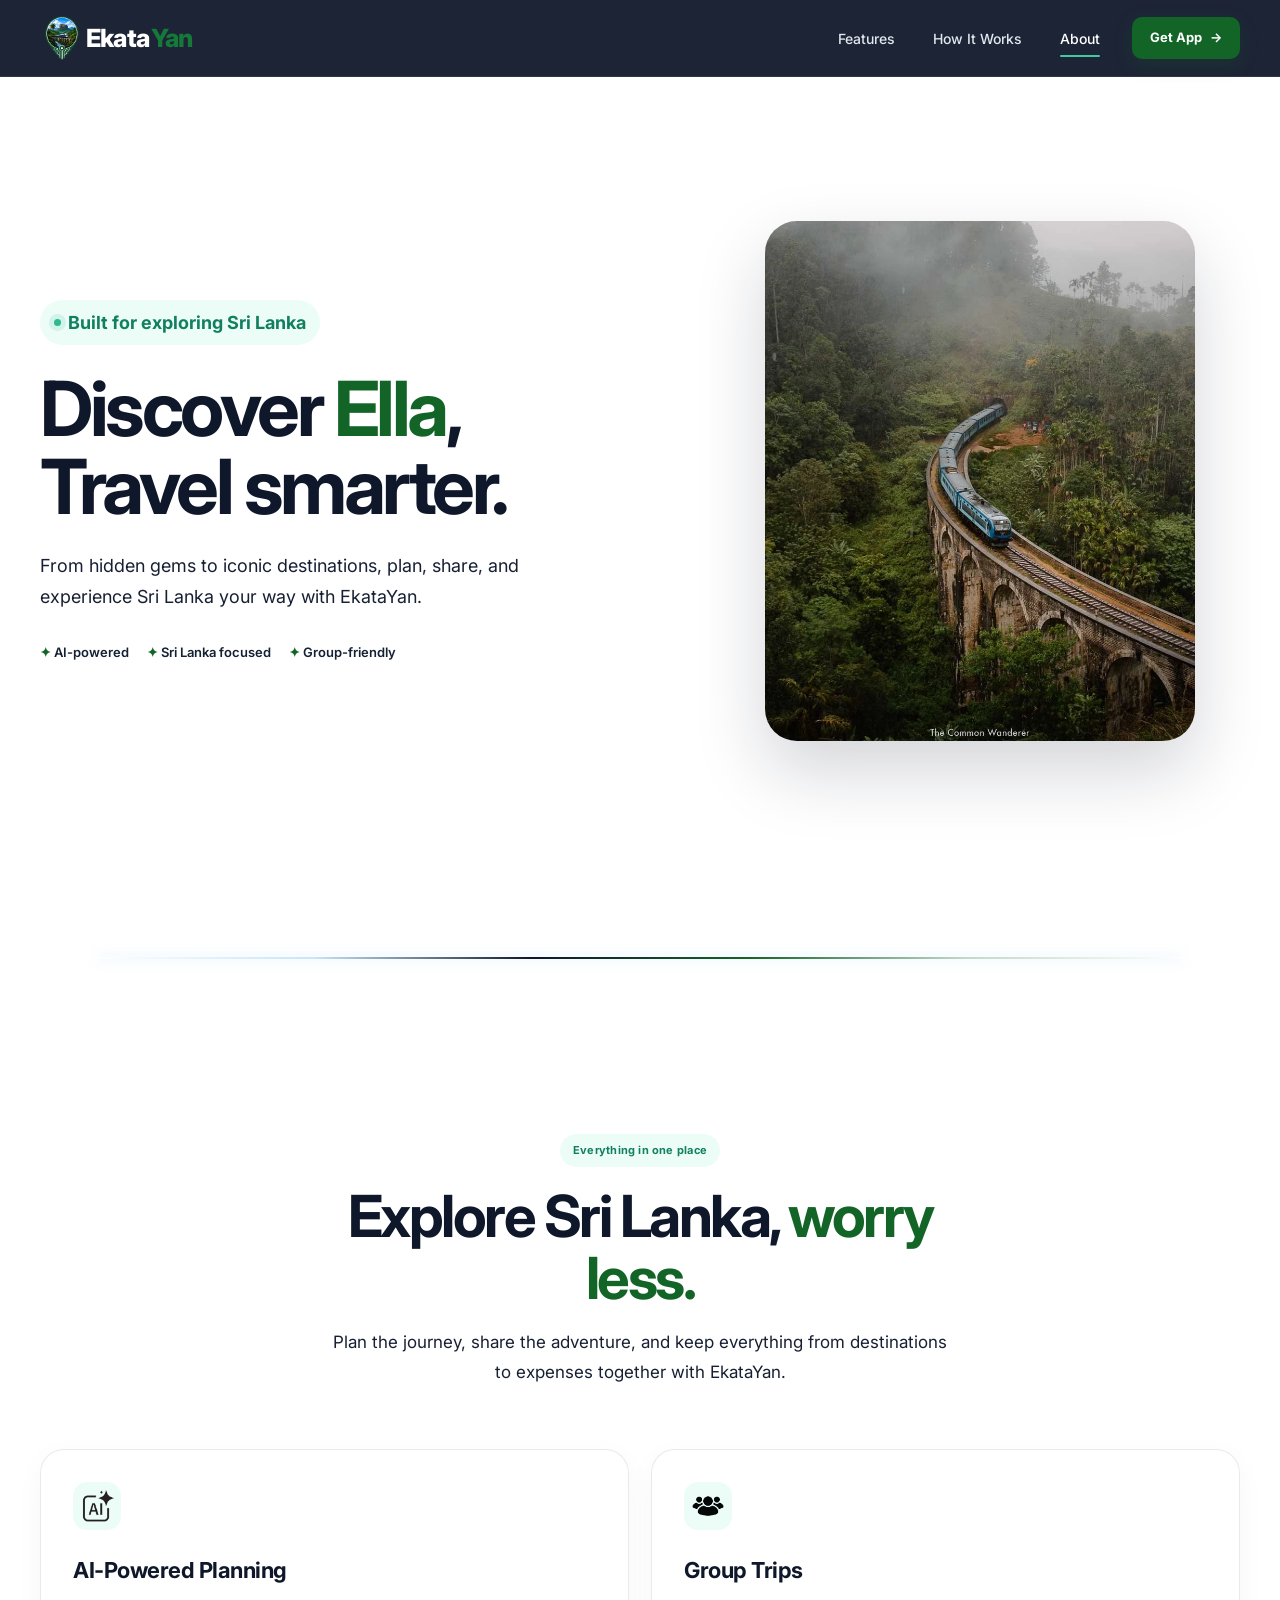
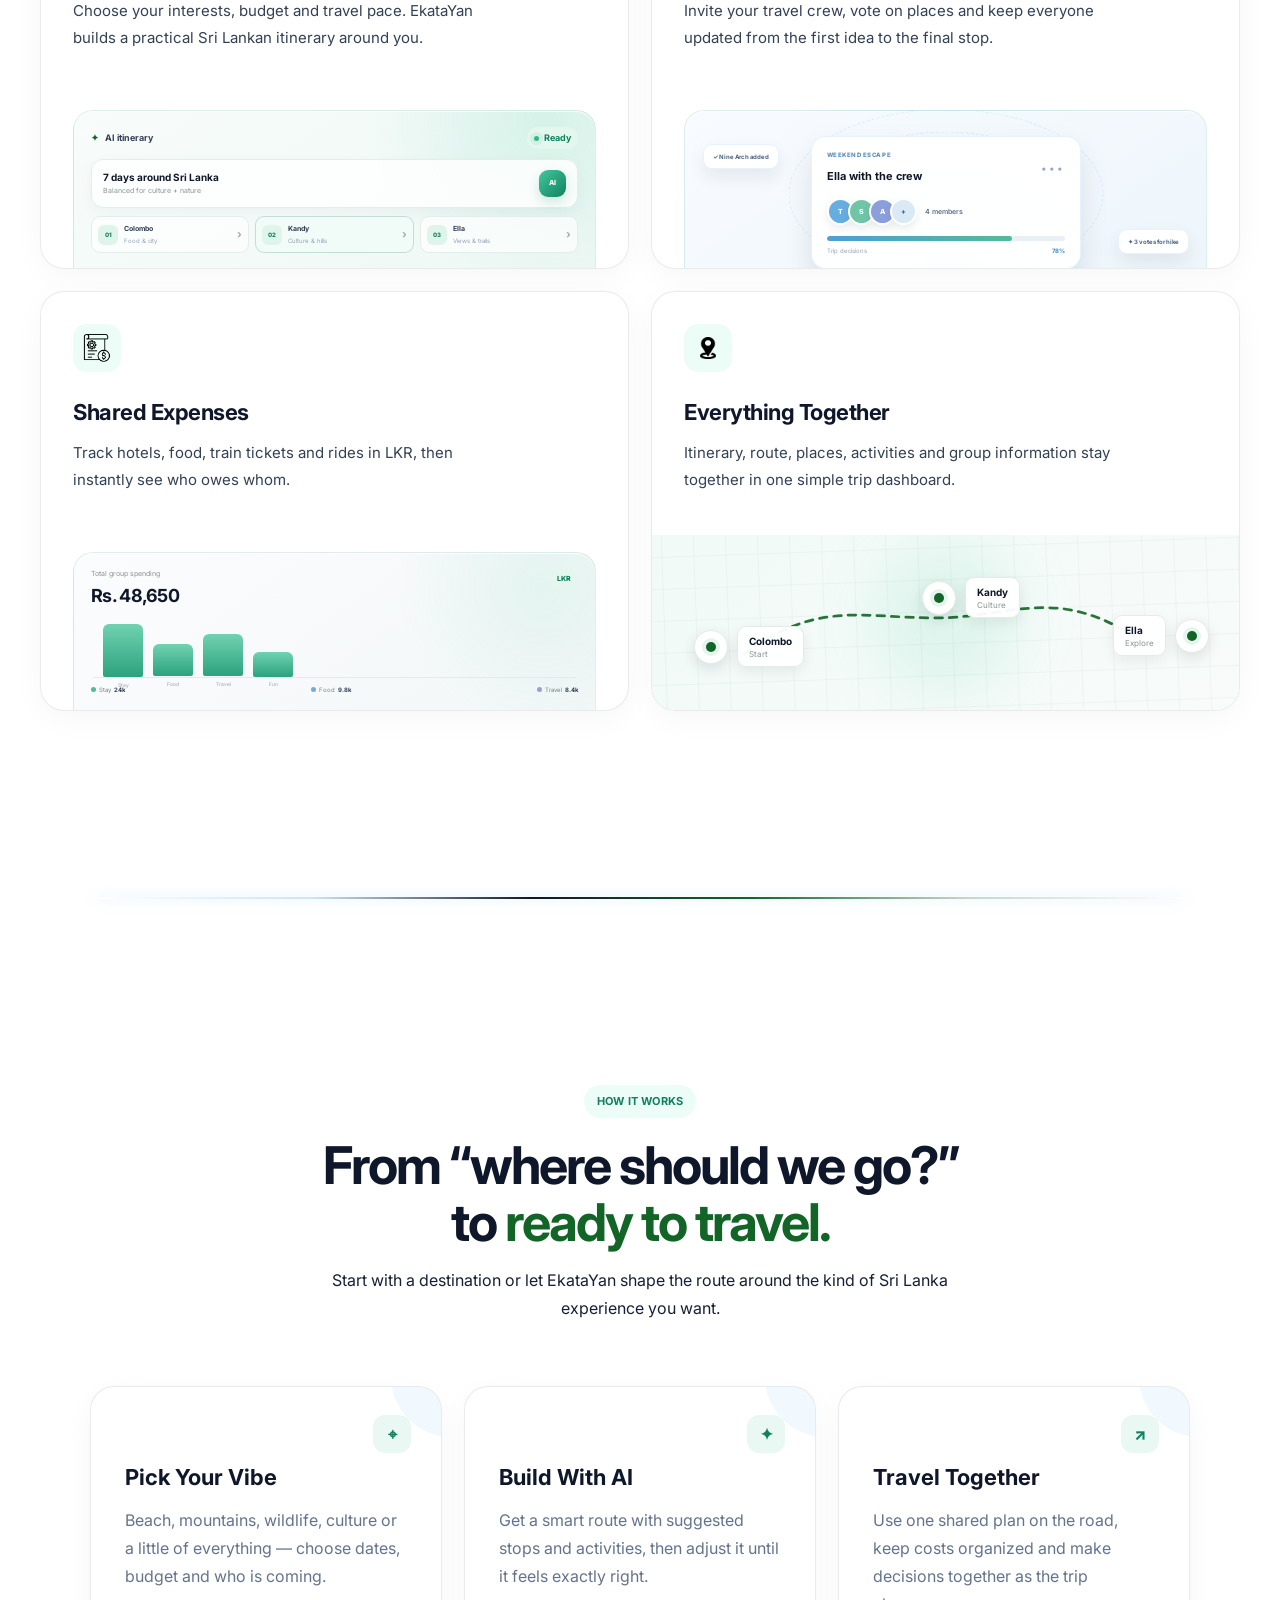
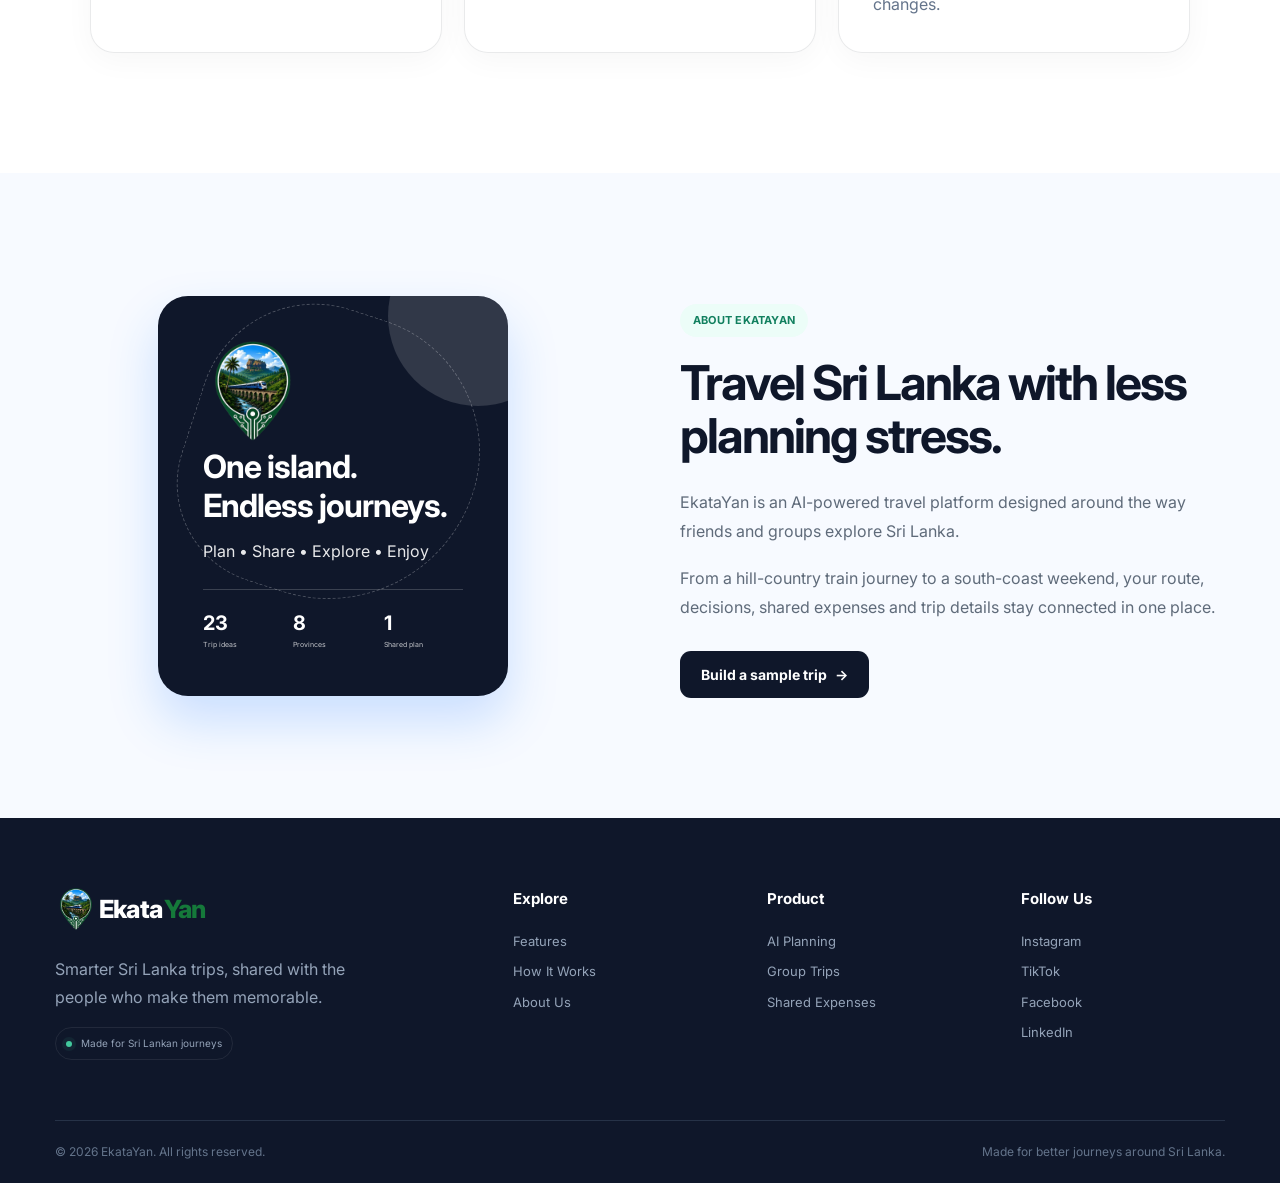
<file: index.html>
<!DOCTYPE html>
<html lang="en">
<head>
    <meta charset="UTF-8">
    <meta name="viewport" content="width=device-width, initial-scale=1.0">
    <meta name="description" content="EkataYan is an AI-powered Sri Lankan travel platform for smarter trip planning, group travel and shared expenses.">
    <meta name="theme-color" content="#0f172a">
    <title>EkataYan | Explore Sri Lanka smarter</title>

    <link rel="icon" type="image/png" href="pics/logo3.png">
    <link rel="preconnect" href="https://fonts.googleapis.com">
    <link rel="preconnect" href="https://fonts.gstatic.com" crossorigin>
    <link href="https://fonts.googleapis.com/css2?family=Inter:wght@400;500;600;700;800&display=swap" rel="stylesheet">
    <link rel="stylesheet" href="style.css">
</head>
<body>
    <div class="page-progress" aria-hidden="true"><span id="pageProgress"></span></div>

    <!-- NAVIGATION -->
    <header class="navbar" id="top">
        <div class="nav-container">
            <a href="#top" class="logo" aria-label="EkataYan home">
                <img src="pics/logo3.png" alt="" width="44" height="44">
                Ekata<span>Yan</span>
            </a>

            <button class="menu-toggle" id="menuToggle" aria-label="Open navigation" aria-expanded="false" aria-controls="mainNav">
                <span></span><span></span><span></span>
            </button>

            <nav class="nav-links" id="mainNav" aria-label="Main navigation">
                <a href="#features">Features</a>
                <a href="#how-it-works">How It Works</a>
                <a href="#about">About</a>
            </nav>

            <button class="getapp-btn" id="getAppBtn" type="button">Get App <span aria-hidden="true">→</span></button>
        </div>
    </header>

    <main>
        <!-- HERO -->
        <section class="hero reveal-section">
            <div class="hero-content">
                <div class="hero-badge">
                    <span class="live-dot" aria-hidden="true"></span>
                    Built for exploring Sri Lanka
                </div>

                <h1>
                    Discover <span id="rotatingPlace">Ella</span>,<br>
                    Travel smarter.
                </h1>

                <p>
                    From hidden gems to iconic destinations, plan, share, and experience Sri Lanka your way with EkataYan.
                </p>
<!-- 
                <form class="trip-finder" id="tripFinder">
                    <div class="finder-field">
                        <label for="destination">Where to?</label>
                        <div class="select-wrapper">
                            <select class="travel-select">
                                <option>Select destination</option>
                                <option>Ella</option>
                                <option>Sigiriya</option>
                                <option>Mirissa</option>
                                <option>Kandy</option>
                            </select>
                        </div>
                    </div>
                    <div class="finder-field">
                        <label for="tripDays">Trip length</label>
                        <select id="tripDays" name="tripDays">
                            <option value="2">2 days</option>
                            <option value="3" selected>3 days</option>
                            <option value="5">5 days</option>
                            <option value="7">7 days</option>
                        </select>
                    </div>
                    <button class="finder-btn" type="submit">Plan my trip <span>→</span></button>
                </form> -->

                <div class="hero-trust" aria-label="EkataYan benefits">
                    <span>✦ AI-powered</span>
                    <span>✦ Sri Lanka focused</span>
                    <span>✦ Group-friendly</span>
                    
                </div>
            </div>

            <div class="travel-slider">
    <img src="pics/ella.png" class="travel-slide active" alt="Ella">
    <img src="pics/sigiriya.jfif" class="travel-slide" alt="Sigiriya">
    <img src="pics/mirissa.jpeg" class="travel-slide" alt="Mirissa">
    <img src="pics/kandy2.jfif" class="travel-slide" alt="Kandy">
    <img src="pics/jaffna.jpg" class="travel-slide" alt="jaffna">
    <img src="pics/galle.jpg" class="travel-slide" alt="galle">
    <img src="pics/trincomalee.jfif" class="travel-slide" alt="trincomalee">
</div>
        </section>

        <div class="section-divider" aria-hidden="true"></div>

        <hr>
        <!-- FEATURES -->
        <section class="features-section reveal-section" id="features">
            <div class="section-heading">
                <div class="section-badge">Everything in one place</div>
                <h2>Explore Sri Lanka, <span>worry less.</span></h2>
                <p>
                    Plan the journey, share the adventure, and keep everything from destinations to expenses together with EkataYan.
                </p>
            </div>

            <div class="features-grid">
                <article class="feature-card interactive-card" tabindex="0">
                    <div class="feature-icon"><img src="pics/ai.png" alt="" width="35" height="35"></div>
                    <h3>AI-Powered Planning</h3>
                    <p>Choose your interests, budget and travel pace. EkataYan builds a practical Sri Lankan itinerary around you.</p>

                    <div class="feature-preview ai-preview" aria-hidden="true">
                        <div class="ai-topbar"><span class="preview-label"><span class="sparkle">✦</span> AI itinerary</span><span class="ai-status"><i></i> Ready</span></div>
                        <div class="ai-trip-head"><div><strong>7 days around Sri Lanka</strong><small>Balanced for culture + nature</small></div><span class="ai-avatar">AI</span></div>
                        <div class="ai-itinerary">
                            <div class="ai-day"><span class="day-dot">01</span><div><strong>Colombo</strong><small>Food &amp; city</small></div><b>›</b></div>
                            <div class="ai-day active"><span class="day-dot">02</span><div><strong>Kandy</strong><small>Culture &amp; hills</small></div><b>›</b></div>
                            <div class="ai-day"><span class="day-dot">03</span><div><strong>Ella</strong><small>Views &amp; trails</small></div><b>›</b></div>
                        </div>
                    </div>
                </article>

                <article class="feature-card interactive-card" tabindex="0">
                    <div class="feature-icon"><img src="pics/group.png" alt="" width="40" height="40"></div>
                    <h3>Group Trips</h3>
                    <p>Invite your travel crew, vote on places and keep everyone updated from the first idea to the final stop.</p>

                    <div class="feature-preview group-preview" aria-hidden="true">
                        <div class="group-orbit orbit-one"></div><div class="group-orbit orbit-two"></div>
                        <div class="group-trip-card">
                            <div class="group-card-head"><div><span>WEEKEND ESCAPE</span><strong>Ella with the crew</strong></div><div class="group-more">•••</div></div>
                            <div class="group-members"><div class="group-person p1">T</div><div class="group-person p2">S</div><div class="group-person p3">A</div><div class="group-person p4">+</div><span>4 members</span></div>
                            <div class="group-progress"><div><span></span></div><small>Trip decisions <b>78%</b></small></div>
                        </div>
                        <div class="group-bubble bubble-one">✓ Nine Arch added</div><div class="group-bubble bubble-two">✦ 3 votes for hike</div>
                    </div>
                </article>

                <article class="feature-card interactive-card" tabindex="0">
                    <div class="feature-icon"><img src="pics/expense.png" alt="" width="30" height="30"></div>
                    <h3>Shared Expenses</h3>
                    <p>Track hotels, food, train tickets and rides in LKR, then instantly see who owes whom.</p>

                    <div class="feature-preview expense-preview" aria-hidden="true">
                        <div class="expense-summary"><div><span>Total group spending</span><strong>Rs. 48,650</strong></div><div class="expense-trend">LKR</div></div>
                        <div class="expense-chart"><div class="bar bar-one"><span>Stay</span></div><div class="bar bar-two"><span>Food</span></div><div class="bar bar-three"><span>Travel</span></div><div class="bar bar-four"><span>Fun</span></div></div>
                        <div class="expense-bottom"><div><i class="expense-dot hotel"></i>Stay <b>24k</b></div><div><i class="expense-dot food"></i>Food <b>9.8k</b></div><div><i class="expense-dot travel"></i>Travel <b>8.4k</b></div></div>
                    </div>
                </article>

                <article class="feature-card interactive-card" tabindex="0">
                    <div class="feature-icon"><img src="pics/map.png" alt="" width="22" height="22"></div>
                    <h3>Everything Together</h3>
                    <p>Itinerary, route, places, activities and group information stay together in one simple trip dashboard.</p>

                    <div class="map-preview" aria-hidden="true">
                        <div class="map-glow"></div><div class="map-grid"></div>
                        <svg class="travel-route" viewBox="0 0 520 160" preserveAspectRatio="none"><path d="M 65 115 C 135 55, 180 75, 250 75 C 325 75, 370 35, 455 105"></path></svg>
                        <div class="destination destination-colombo"><div class="pin"><span></span></div><div class="destination-label"><strong>Colombo</strong><small>Start</small></div></div>
                        <div class="destination destination-kandy"><div class="pin"><span></span></div><div class="destination-label"><strong>Kandy</strong><small>Culture</small></div></div>
                        <div class="destination destination-ella"><div class="pin"><span></span></div><div class="destination-label"><strong>Ella</strong><small>Explore</small></div></div>
                    </div>
                </article>
            </div>
        </section>

        <div class="section-divider" aria-hidden="true"></div>
<hr>
        <!-- HOW IT WORKS -->
        <section class="how-it-works reveal-section" id="how-it-works">
            <div class="section-header">
                <p class="section-label">HOW IT WORKS</p>
                <h2>From “where should we go?” to <span>ready to travel.</span></h2>
                <p>Start with a destination or let EkataYan shape the route around the kind of Sri Lanka experience you want.</p>
            </div>

            <div class="steps">
                <article class="step">
                    <div class="step-number"></div>
                    <div class="step-mini-icon">⌖</div>
                    <h3>Pick Your Vibe</h3>
                    <p>Beach, mountains, wildlife, culture or a little of everything — choose dates, budget and who is coming.</p>
                </article>
                <article class="step">
                    <div class="step-number"></div>
                    <div class="step-mini-icon">✦</div>
                    <h3>Build With AI</h3>
                    <p>Get a smart route with suggested stops and activities, then adjust it until it feels exactly right.</p>
                </article>
                <article class="step">
                    <div class="step-number"></div>
                    <div class="step-mini-icon">↗</div>
                    <h3>Travel Together</h3>
                    <p>Use one shared plan on the road, keep costs organized and make decisions together as the trip changes.</p>
                </article>
            </div>

            <!-- <div class="journey-strip" aria-label="Popular Sri Lanka travel ideas">
                <button class="journey-chip active" data-place="Ella" data-days="3">Ella · 3 days</button>
                <button class="journey-chip" data-place="Sigiriya" data-days="2">Sigiriya · 2 days</button>
                <button class="journey-chip" data-place="Mirissa" data-days="3">Mirissa · 3 days</button>
                <button class="journey-chip" data-place="Jaffna" data-days="3">Jaffna · 3 days</button>
            </div> -->
        </section>

        <!-- ABOUT -->
        <section class="about reveal-section" id="about">
            <div class="about-container">
                <div class="about-image">
                    <div class="about-card">
                        <span><img src="pics/logo3.png" alt="" width="120"></span>
                        <div class="about-island-orbit" aria-hidden="true"></div>
                        <h3>One island.<br>Endless journeys.</h3>
                        <p>Plan • Share • Explore • Enjoy</p>
                        <div class="about-stat-row">
                            <div><strong class="counter" data-target="25">0</strong><small>Trip ideas</small></div>
                            <div><strong class="counter" data-target="9">0</strong><small>Provinces</small></div>
                            <div><strong>1</strong><small>Shared plan</small></div>
                        </div>
                    </div>
                </div>

                <div class="about-content">
                    <p class="section-label">ABOUT EKATAYAN</p>
                    <h2>Travel Sri Lanka with less planning stress.</h2>
                    <p>EkataYan is an AI-powered travel platform designed around the way friends and groups explore Sri Lanka.</p>
                    <p>From a hill-country train journey to a south-coast weekend, your route, decisions, shared expenses and trip details stay connected in one place.</p>
                    <button class="about-btn" id="discoverBtn" type="button">Build a sample trip <span aria-hidden="true">→</span></button>
                </div>
            </div>
        </section>
    </main>

    <!-- FOOTER -->
    <footer class="footer">
        <div class="footer-container">
            <div class="footer-brand">
                <a href="#top" class="footer-logo" aria-label="EkataYan home"><img src="pics/logo3.png" alt="" width="42" height="42">Ekata<span>Yan</span></a>
                <p>Smarter Sri Lanka trips, shared with the people who make them memorable.</p>
                <div class="footer-status"><span></span> Made for Sri Lankan journeys</div>
            </div>
            <div class="footer-column"><h3>Explore</h3><a href="#features">Features</a><a href="#how-it-works">How It Works</a><a href="#about">About Us</a></div>
            <div class="footer-column"><h3>Product</h3><a href="#features">AI Planning</a><a href="#features">Group Trips</a><a href="#features">Shared Expenses</a></div>
            <div class="footer-column"><h3>Follow Us</h3><div class="social-links"><a href="#">Instagram</a><a href="#">TikTok</a><a href="#">Facebook</a><a href="#">LinkedIn</a></div></div>
        </div>
        <div class="footer-bottom"><p>© <span id="year">2026</span> EkataYan. All rights reserved.</p><p>Made for better journeys around Sri Lanka.</p></div>
    </footer>

    <!-- INTERACTIVE TRIP MODAL -->
    <div class="modal-backdrop" id="tripModal" hidden>
        <div class="trip-modal" role="dialog" aria-modal="true" aria-labelledby="modalTitle">
            <button class="modal-close" id="modalClose" aria-label="Close">×</button>
            <div class="modal-kicker">EKATAYAN SMART PLAN</div>
            <h2 id="modalTitle">Your sample trip is ready</h2>
            <p id="modalSummary">A simple itinerary based on your selection.</p>
            <div class="modal-route" id="modalRoute"></div>
            <div class="modal-meta">
                <span><small>Estimated group budget</small><strong id="modalBudget">Rs. 35,000+</strong></span>
                <span><small>Best for</small><strong id="modalStyle">Friends & groups</strong></span>
            </div>
            <button class="modal-primary" id="modalAction" type="button">Looks good <span>✓</span></button>
        </div>
    </div>

    <div class="toast" id="toast" role="status" aria-live="polite">EkataYan app experience coming soon.</div>

    <script src="EkataYan-JavaScript.js"></script>
</body>
</html>
</file>
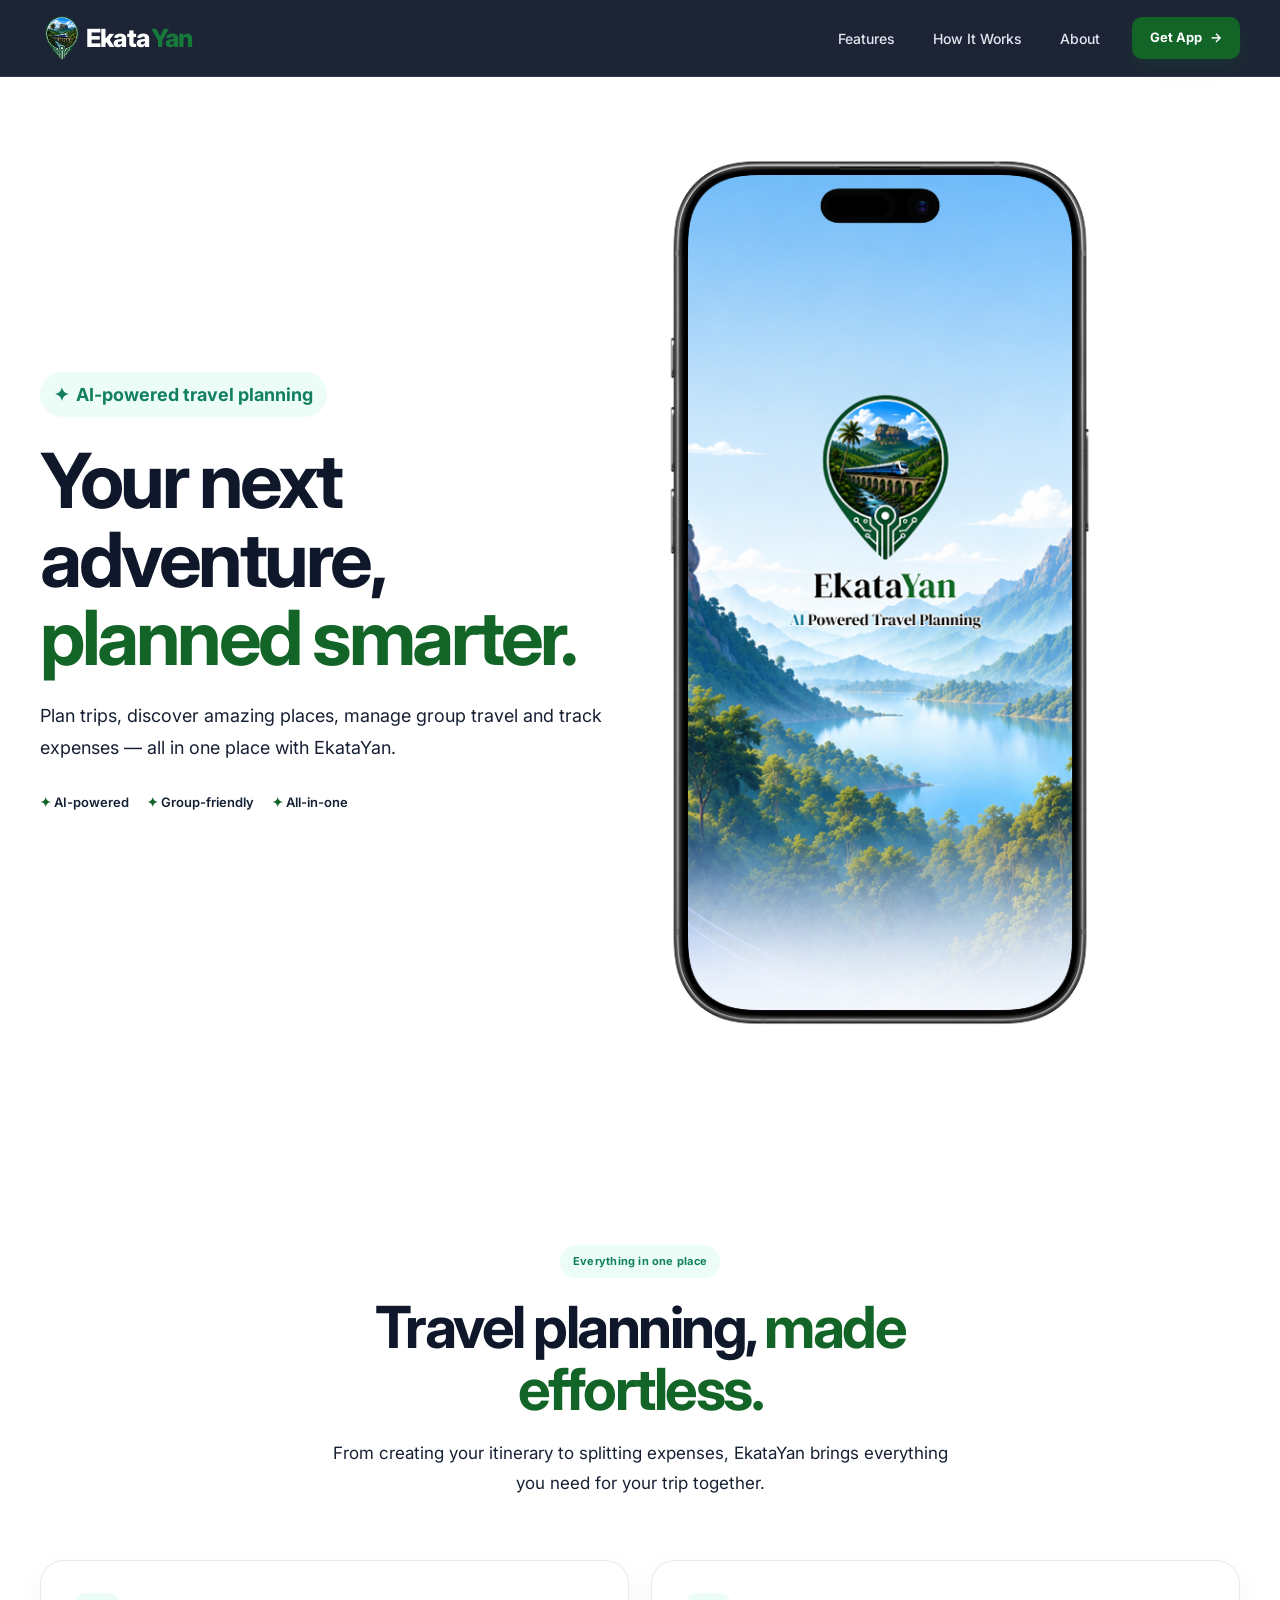
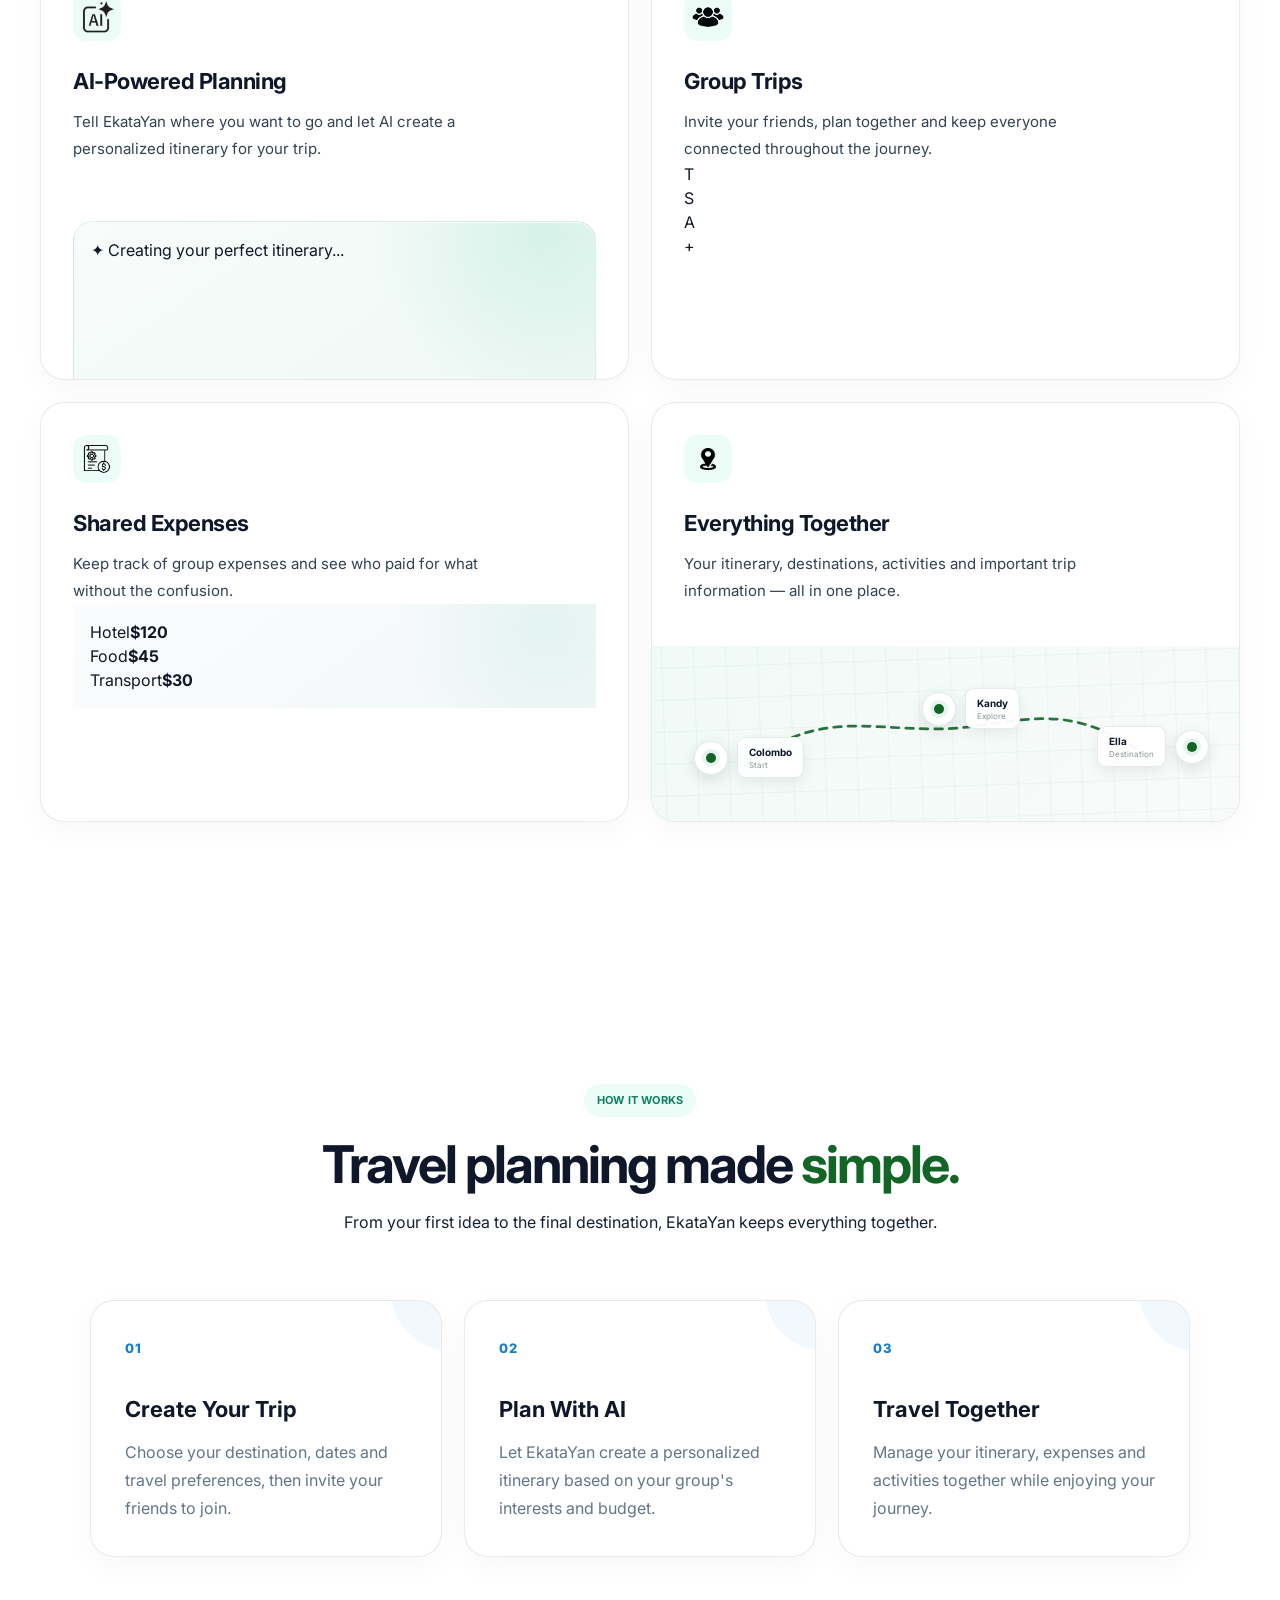
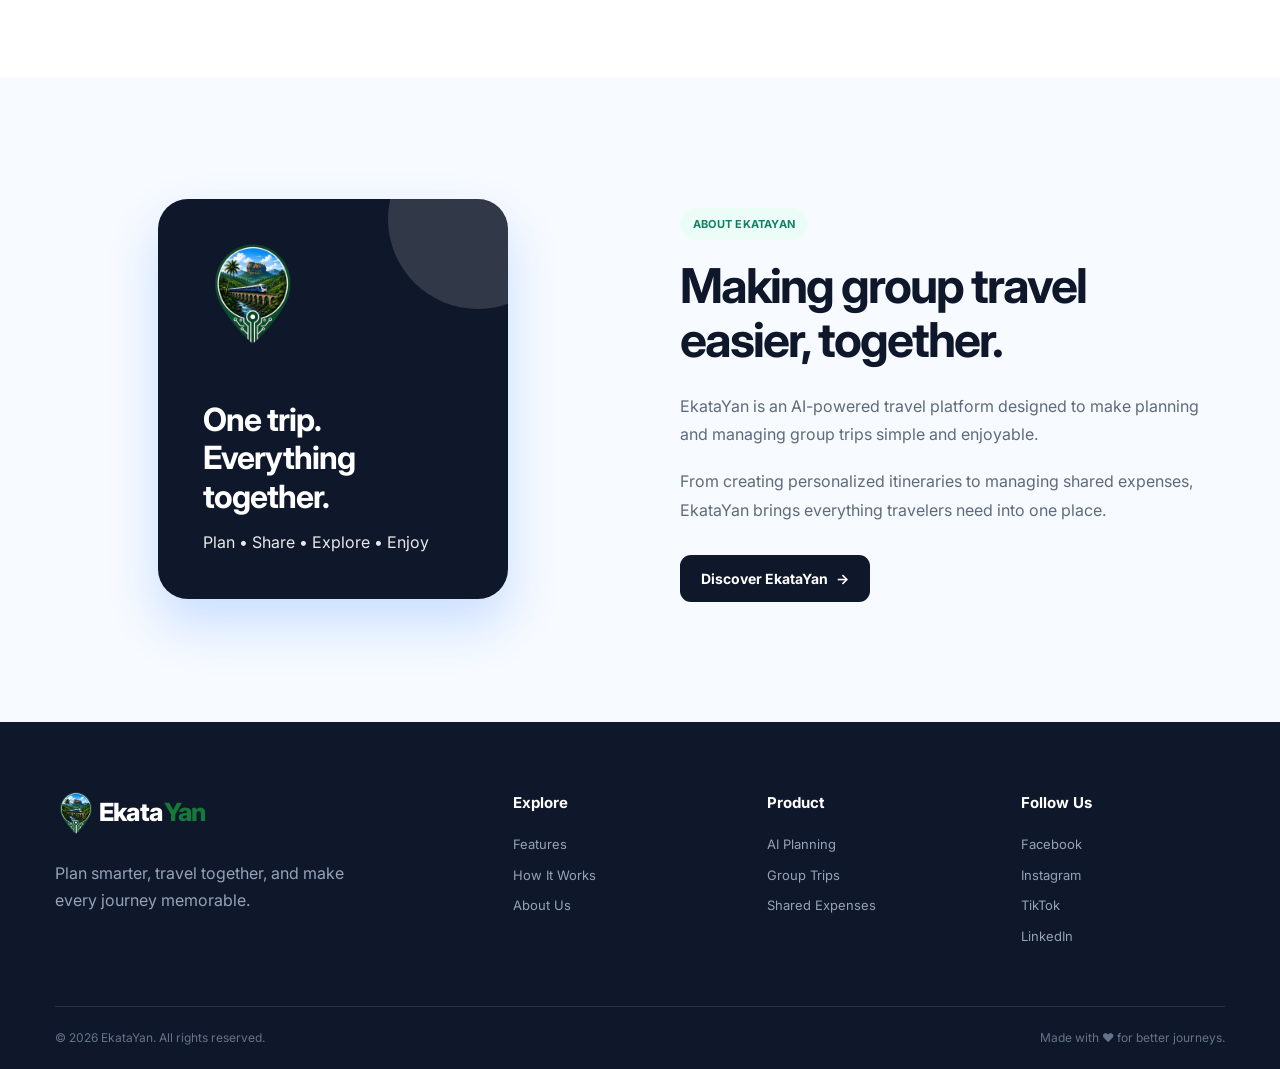
<file: index2.html>
<!DOCTYPE html>
<html lang="en">
<head>
    <meta charset="UTF-8">
    <meta name="viewport" content="width=device-width, initial-scale=1.0">

    <meta name="description" content="EkataYan is an AI-powered travel platform for smarter trip planning, group travel and shared expenses.">
    <meta name="theme-color" content="#0f172a">

    <title>EkataYan | AI-powered travel planning</title>

    <link rel="icon" type="image/png" href="pics/logo3.png">
    <link rel="preconnect" href="https://fonts.googleapis.com">
    <link rel="preconnect" href="https://fonts.gstatic.com" crossorigin>
    <link href="https://fonts.googleapis.com/css2?family=Inter:wght@400;500;600;700;800&display=swap" rel="stylesheet">
    <link rel="stylesheet" href="style.css">
</head>

<body>

    <!-- NAVIGATION -->
    <header class="navbar">
        <div class="nav-container">
            <a href="#" class="logo" aria-label="EkataYan home">
                <img src="pics/logo3.png" alt="" width="44" height="44">
                Ekata<span>Yan</span>
            </a>

            <nav class="nav-links" aria-label="Main navigation">
                <a href="#features">Features</a>
                <a href="#how-it-works">How It Works</a>
                <a href="#about">About</a>
            </nav>

            <a href="#features" class="getapp-btn">Get App <span aria-hidden="true">→</span></a>
        </div>
    </header>

    <main>

        <!-- HERO -->
        <section class="hero">
            <div class="hero-content">
                <div class="hero-badge">
                    <span aria-hidden="true">✦</span>
                    AI-powered travel planning
                </div>

                <h1>
                    Your next adventure,
                    <span>planned smarter.</span>
                </h1>

                <p>
                    Plan trips, discover amazing places, manage group travel
                    and track expenses — all in one place with EkataYan.
                </p>

                <!-- <div class="hero-buttons">
                    <a href="#features" class="primary-btn">Explore Features <span aria-hidden="true">→</span></a>
                    <a href="#how-it-works" class="secondary-btn">See how it works</a>
                </div> -->

                <div class="hero-trust" aria-label="EkataYan benefits">
                    <span>✦ AI-powered</span>
                    <span>✦ Group-friendly</span>
                    <span>✦ All-in-one</span>
                </div>
            </div>

            <div class="hero-visual">
                <div class="visual-glow" aria-hidden="true"></div>
                <img src="pics/iPhone 17.png" alt="EkataYan mobile app preview" width="430">
            </div>
        </section>

        <div class="section-divider" aria-hidden="true"></div>

        <!-- FEATURES -->
        <section class="features-section" id="features">
            <div class="section-heading">
                <div class="section-badge">Everything in one place</div>
                <h2>Travel planning, <span>made effortless.</span></h2>
                <p>
                    From creating your itinerary to splitting expenses,
                    EkataYan brings everything you need for your trip together.
                </p>
            </div>

            <div class="features-grid">

                <article class="feature-card">
                    <div class="feature-icon">
                        <img src="pics/ai.png" alt="" width="35" height="35">
                    </div>
                    <h3>AI-Powered Planning</h3>
                    <p>
                        Tell EkataYan where you want to go and let AI
                        create a personalized itinerary for your trip.
                    </p>

                    <div class="feature-preview ai-preview" aria-hidden="true">
                        <div class="ai-message">
                            <span>✦</span>
                            Creating your perfect itinerary...
                        </div>
                        <div class="ai-line"></div>
                        <div class="ai-line short"></div>
                        <div class="ai-line"></div>
                    </div>
                </article>

                <article class="feature-card">
                    <div class="feature-icon">
                        <img src="pics/group.png" alt="" width="40" height="40">
                    </div>
                    <h3>Group Trips</h3>
                    <p>
                        Invite your friends, plan together and keep
                        everyone connected throughout the journey.
                    </p>

                    <div class="people-preview" aria-hidden="true">
                        <div class="person">T</div>
                        <div class="person">S</div>
                        <div class="person">A</div>
                        <div class="person">+</div>
                    </div>
                </article>

                <article class="feature-card">
                    <div class="feature-icon">
                        <img src="pics/expense.png" alt="" width="30" height="30">
                    </div>
                    <h3>Shared Expenses</h3>
                    <p>
                        Keep track of group expenses and see who paid
                        for what without the confusion.
                    </p>

                    <div class="expense-preview" aria-hidden="true">
                        <div class="expense-row"><span>Hotel</span><strong>$120</strong></div>
                        <div class="expense-row"><span>Food</span><strong>$45</strong></div>
                        <div class="expense-row"><span>Transport</span><strong>$30</strong></div>
                    </div>
                </article>

                <article class="feature-card">
                    <div class="feature-icon">
                        <img src="pics/map.png" alt="" width="22" height="22">
                    </div>
                    <h3>Everything Together</h3>
                    <p>
                        Your itinerary, destinations, activities and
                        important trip information — all in one place.
                    </p>

                    <div class="map-preview" aria-hidden="true">
                        <div class="map-grid"></div>

                        <svg class="travel-route" viewBox="0 0 520 160" preserveAspectRatio="none">
                            <path d="M 65 115 C 135 55, 180 75, 250 75 C 325 75, 370 35, 455 105"></path>
                        </svg>

                        <div class="destination destination-colombo">
                            <div class="pin"><span></span></div>
                            <div class="destination-label">
                                <strong>Colombo</strong>
                                <small>Start</small>
                            </div>
                        </div>

                        <div class="destination destination-kandy">
                            <div class="pin"><span></span></div>
                            <div class="destination-label">
                                <strong>Kandy</strong>
                                <small>Explore</small>
                            </div>
                        </div>

                        <div class="destination destination-ella">
                            <div class="pin"><span></span></div>
                            <div class="destination-label">
                                <strong>Ella</strong>
                                <small>Destination</small>
                            </div>
                        </div>
                    </div>
                </article>

            </div>
        </section>

        <div class="section-divider" aria-hidden="true"></div>

        <!-- HOW IT WORKS -->
        <section class="how-it-works" id="how-it-works">
            <div class="section-header">
                <p class="section-label">HOW IT WORKS</p>
                <h2>Travel planning made <span>simple.</span></h2>
                <p>From your first idea to the final destination, EkataYan keeps everything together.</p>
            </div>

            <div class="steps">
                <article class="step">
                    <div class="step-number">01</div>
                    <h3>Create Your Trip</h3>
                    <p>Choose your destination, dates and travel preferences, then invite your friends to join.</p>
                </article>

                <article class="step">
                    <div class="step-number">02</div>
                    <h3>Plan With AI</h3>
                    <p>Let EkataYan create a personalized itinerary based on your group's interests and budget.</p>
                </article>

                <article class="step">
                    <div class="step-number">03</div>
                    <h3>Travel Together</h3>
                    <p>Manage your itinerary, expenses and activities together while enjoying your journey.</p>
                </article>
            </div>
        </section>

        <!-- ABOUT -->
        <section class="about" id="about">
            <div class="about-container">
                <div class="about-image">
                    <div class="about-card">
                        <span><img src="pics/logo3.png" alt="" width="120"></span>
                        <h3>One trip.<br>Everything together.</h3>
                        <p>Plan • Share • Explore • Enjoy</p>
                    </div>
                </div>

                <div class="about-content">
                    <p class="section-label">ABOUT EKATAYAN</p>
                    <h2>Making group travel easier, together.</h2>

                    <p>
                        EkataYan is an AI-powered travel platform designed to make
                        planning and managing group trips simple and enjoyable.
                    </p>

                    <p>
                        From creating personalized itineraries to managing shared
                        expenses, EkataYan brings everything travelers need into one place.
                    </p>

                    <a href="#features" class="about-btn">Discover EkataYan <span aria-hidden="true">→</span></a>
                </div>
            </div>
        </section>

    </main>

    <!-- FOOTER -->
    <footer class="footer">
        <div class="footer-container">
            <div class="footer-brand">
                <a href="#" class="footer-logo" aria-label="EkataYan home">
                    <img src="pics/logo3.png" alt="" width="42" height="42">
                    Ekata<span>Yan</span>
                </a>
                <p>Plan smarter, travel together, and make every journey memorable.</p>
            </div>

            <div class="footer-column">
                <h3>Explore</h3>
                <a href="#features">Features</a>
                <a href="#how-it-works">How It Works</a>
                <a href="#about">About Us</a>
            </div>

            <div class="footer-column">
                <h3>Product</h3>
                <a href="#features">AI Planning</a>
                <a href="#features">Group Trips</a>
                <a href="#features">Shared Expenses</a>
            </div>

            <div class="footer-column">
                <h3>Follow Us</h3>
                <div class="social-links">
                    <a href="#" aria-label="Facebook">Facebook</a>
                    <a href="#" aria-label="Instagram">Instagram</a>
                    <a href="#" aria-label="TikTok">TikTok</a>
                    <a href="#" aria-label="LinkedIn">LinkedIn</a>
                </div>
            </div>
        </div>

        <div class="footer-bottom">
            <p>© 2026 EkataYan. All rights reserved.</p>
            <p>Made with <span aria-label="love">♥</span> for better journeys.</p>
        </div>
    </footer>

</body>
</html>
</file>
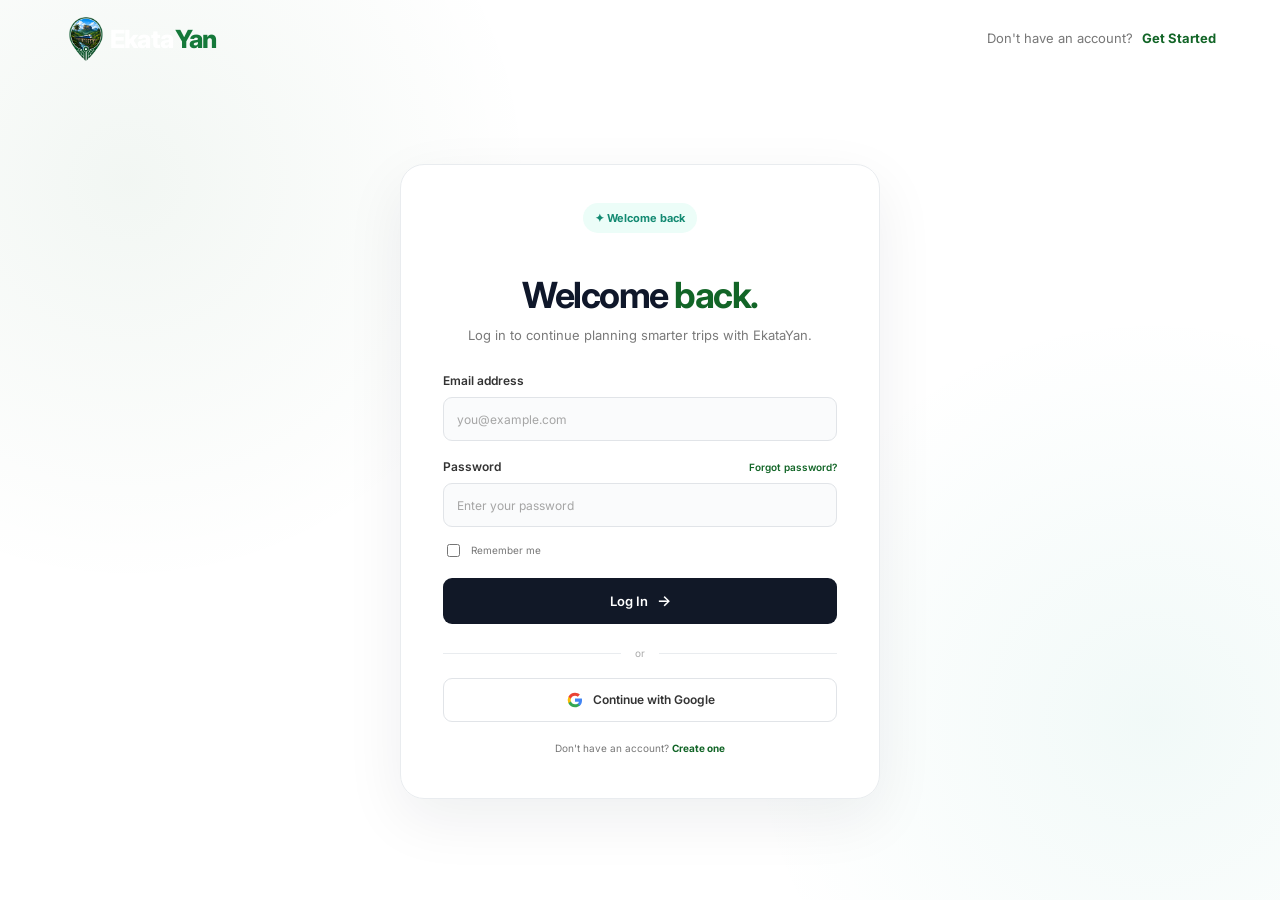
<file: login.html>
<!DOCTYPE html>
<html lang="en">
<head>
    <meta charset="UTF-8">
    <meta name="viewport" content="width=device-width, initial-scale=1.0">
    <title>Login | EkataYan</title>

    <link rel="shortcut icon" href="logo.png">
    <link rel="stylesheet" href="style.css">
    <link rel="stylesheet" href="login.css">

    <link rel="preconnect" href="https://fonts.googleapis.com">
    <link rel="preconnect" href="https://fonts.gstatic.com" crossorigin>
    <link href="https://fonts.googleapis.com/css2?family=Inter:wght@400;500;600;700;800&display=swap" rel="stylesheet">
</head>

<body class="login-page">

    <header class="login-navbar">
        <a href="index.html" class="logo">
            <img src="logo.png" alt="EkataYan logo">
            Ekata<span>Yan</span>
        </a>

        <p>Don't have an account?
            <a href="signup.html">Get Started</a>
        </p>
    </header>

    <main class="login-main">
        <section class="login-card">

            <div class="login-heading">
                <div class="login-badge">✦ Welcome back</div>
                <h1>Welcome <span>back.</span></h1>
                <p>Log in to continue planning smarter trips with EkataYan.</p>
            </div>

            <form class="login-form">

                <div class="form-group">
                    <label for="email">Email address</label>
                    <input type="email"
                           id="email"
                           name="email"
                           placeholder="you@example.com"
                           autocomplete="email"
                           required>
                </div>

                <div class="form-group">
                    <div class="password-label">
                        <label for="password">Password</label>
                        <a href="#">Forgot password?</a>
                    </div>

                    <input type="password"
                           id="password"
                           name="password"
                           placeholder="Enter your password"
                           autocomplete="current-password"
                           required>
                </div>

                <label class="remember">
                    <input type="checkbox" name="remember">
                    <span>Remember me</span>
                </label>

                <button type="submit" class="login-submit">
                    Log In <span>→</span>
                </button>

            </form>

            <div class="login-divider">
                <span>or</span>
            </div>

            <button type="button" class="google-btn">
                <svg class="google-icon" viewBox="0 0 24 24" aria-hidden="true">
                    <path fill="#4285F4" d="M21.35 12.27c0-.79-.07-1.55-.22-2.27H12v4.3h5.23a4.47 4.47 0 0 1-1.94 2.93v2.43h3.14c1.84-1.69 2.92-4.18 2.92-7.39z"/>
                    <path fill="#34A853" d="M12 21.7c2.63 0 4.84-.87 6.45-2.36l-3.14-2.43c-.87.58-1.98.92-3.31.92-2.54 0-4.69-1.72-5.46-4.03H3.29v2.51A9.75 9.75 0 0 0 12 21.7z"/>
                    <path fill="#FBBC05" d="M6.54 13.8a5.86 5.86 0 0 1 0-3.6V7.69H3.29a9.73 9.73 0 0 0 0 8.62l3.25-2.51z"/>
                    <path fill="#EA4335" d="M12 6.17c1.43 0 2.71.49 3.72 1.45l2.79-2.79C16.83 3.25 14.63 2.3 12 2.3a9.75 9.75 0 0 0-8.71 5.39l3.25 2.51C7.31 7.89 9.46 6.17 12 6.17z"/>
                </svg>
            Continue with Google
            </button>

            <p class="signup-prompt">
                Don't have an account?
                <a href="signup.html">Create one</a>
            </p>

        </section>
    </main>

</body>
</html>
</file>
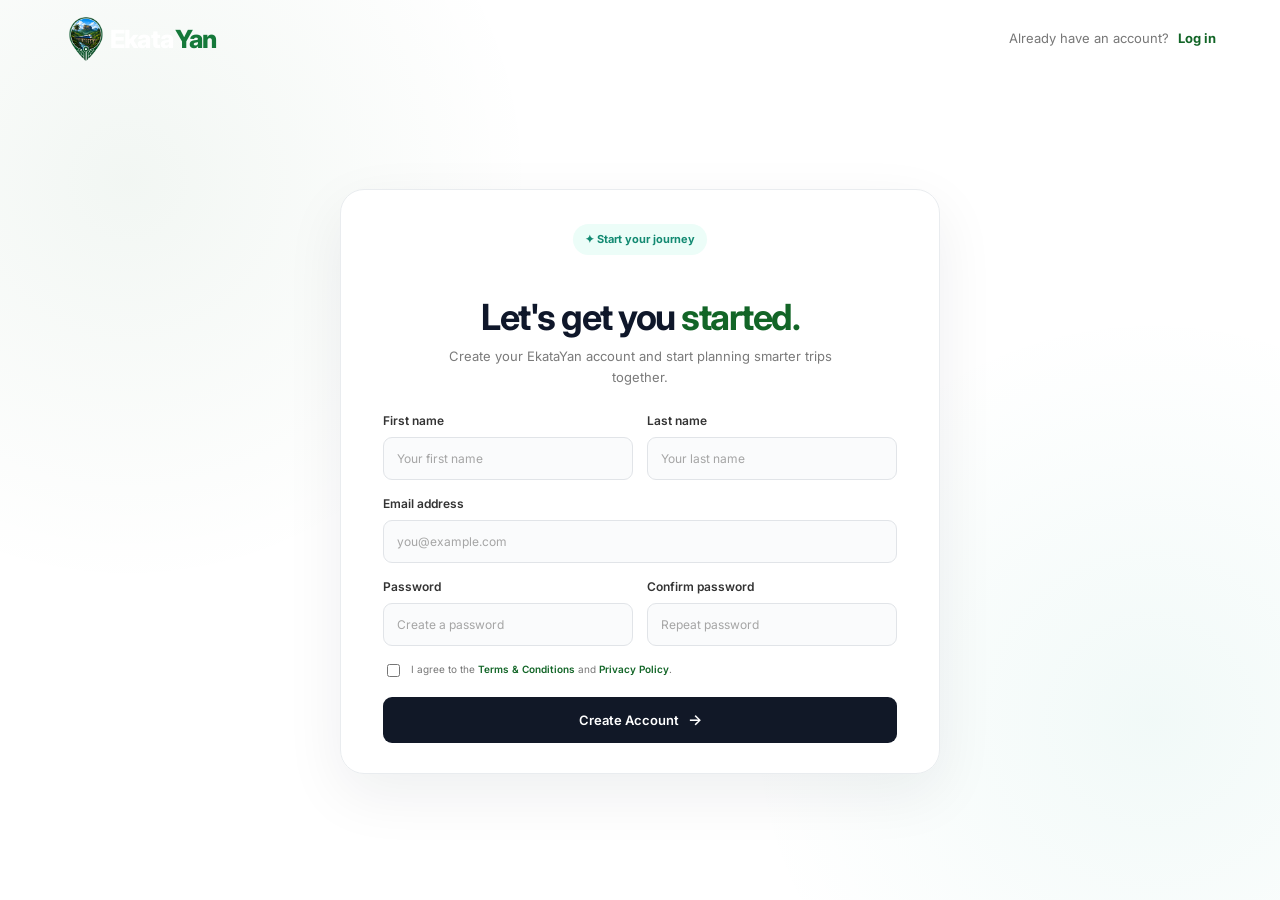
<file: signup.html>
<!DOCTYPE html>
<html lang="en">
<head>
    <meta charset="UTF-8">
    <meta name="viewport" content="width=device-width, initial-scale=1.0">
    <title>Get Started | EkataYan</title>

    <link rel="shortcut icon" href="logo.png">
    <link rel="stylesheet" href="style.css">
    <link rel="stylesheet" href="signup.css">

    <link rel="preconnect" href="https://fonts.googleapis.com">
    <link rel="preconnect" href="https://fonts.gstatic.com" crossorigin>
    <link href="https://fonts.googleapis.com/css2?family=Inter:wght@400;500;600;700;800&display=swap" rel="stylesheet">
</head>

<body class="signup-page">

    <header class="signup-navbar">
        <a href="index.html" class="logo">
            <img src="logo.png" alt="EkataYan logo">
            Ekata<span>Yan</span>
        </a>

        <p>Already have an account?
            <a href="login.html">Log in</a>
        </p>
    </header>

    <main class="signup-main">
        <section class="signup-card">

            <div class="signup-heading">
                <div class="signup-badge">✦ Start your journey</div>
                <h1>Let's get you <span>started.</span></h1>
                <p>Create your EkataYan account and start planning smarter trips together.</p>
            </div>

            <form class="signup-form">

                <div class="form-row">
                    <div class="form-group">
                        <label for="first-name">First name</label>
                        <input type="text" id="first-name" name="first-name"
                               placeholder="Your first name" autocomplete="given-name" required>
                    </div>

                    <div class="form-group">
                        <label for="last-name">Last name</label>
                        <input type="text" id="last-name" name="last-name"
                               placeholder="Your last name" autocomplete="family-name" required>
                    </div>
                </div>

                <div class="form-group">
                    <label for="email">Email address</label>
                    <input type="email" id="email" name="email"
                           placeholder="you@example.com" autocomplete="email" required>
                </div>

                <div class="form-row">
                    <div class="form-group">
                        <label for="password">Password</label>
                        <input type="password" id="password" name="password"
                               placeholder="Create a password" autocomplete="new-password" required>
                    </div>

                    <div class="form-group">
                        <label for="confirm-password">Confirm password</label>
                        <input type="password" id="confirm-password" name="confirm-password"
                               placeholder="Repeat password" autocomplete="new-password" required>
                    </div>
                </div>

                <label class="terms">
                    <input type="checkbox" required>
                    <span>I agree to the <a href="#">Terms & Conditions</a> and <a href="#">Privacy Policy</a>.</span>
                </label>

                <button type="submit" class="signup-btn">Create Account <span>→</span></button>

            </form>

            <p class="mobile-login">
                Already have an account? <a href="login.html">Log in</a>
            </p>

        </section>
    </main>

</body>
</html>
</file>
<file: style.css>
/* =========================================================
   EKATAYAN — PROFESSIONAL LANDING PAGE
   ========================================================= */

:root {
    --ink: #0f172a;
    --ink-soft: #334155;
    --muted: #64748b;
    --white: #ffffff;

    --blue-50: #eff8ff;
    --blue-100: #dbeafe;
    --blue-500: #2398eb;
    --blue-600: #147dcc;

    --green-50: #ecfdf8;
    --green-100: #d7f4e9;
    --green-600: #12805f;
    --green-700: #126527;

    --border: rgba(15, 23, 42, 0.09);
    --shadow-sm: 0 8px 25px rgba(15, 23, 42, 0.06);
    --shadow-md: 0 18px 45px rgba(15, 23, 42, 0.09);
    --radius-lg: 24px;
    --radius-md: 16px;

    --container: 1200px;
}

/* RESET */

*,
*::before,
*::after {
    box-sizing: border-box;
}

html {
    scroll-behavior: smooth;
    scroll-padding-top: 90px;
}

body {
    margin: 0;
    font-family: "Inter", sans-serif;
    color: var(--ink);
    background: white;
    line-height: 1.5;
    overflow-x: hidden;
}

img {
    display: block;
    max-width: 100%;
}

a {
    color: inherit;
}
hr {
    border: none;
    height: 2px;
    width: 85%;
    margin: 55px auto;

    background: linear-gradient(
        90deg,
        transparent,
        rgba(35, 152, 235, 0.25),
        #0f172a,
        #126527,
        rgba(18, 101, 39, 0.25),
        transparent
    );

    box-shadow: 0 0 14px rgba(35, 152, 235, 0.25);
    border-radius: 999px;
}

::selection {
    background: rgba(18, 128, 95, 0.2);
}

:focus-visible {
    outline: 3px solid rgba(20, 125, 204, 0.45);
    outline-offset: 4px;
}

/* SHARED */

.section-divider {
    width: min(90%, 1100px);
    height: 1px;
    margin: 0 auto;
    background: linear-gradient(90deg, transparent, rgba(255,255,255,.75), transparent);
}

/* NAVBAR */

.navbar {
    position: sticky;
    top: 0;
    z-index: 100;
    width: 100%;
    background: rgba(15, 23, 42, 0.94);
    border-bottom: 1px solid rgba(255,255,255,.08);
    backdrop-filter: blur(16px);
    -webkit-backdrop-filter: blur(16px);
}

.nav-container {
    width: min(var(--container), calc(100% - 48px));
    min-height: 76px;
    margin: 0 auto;
    display: flex;
    align-items: center;
    justify-content: space-between;
    gap: 32px;
}

.logo,
.footer-logo {
    display: inline-flex;
    align-items: center;
    gap: 2px;
    text-decoration: none;
    font-size: 25px;
    font-weight: 800;
    letter-spacing: -0.8px;
    line-height: 1;
    white-space: nowrap;
}

.logo {
    color: var(--white);
}

.logo span,
.footer-logo span {
    color: #15793a;
}

.logo img {
    width: 44px;
    height: 44px;
    object-fit: contain;
}

.nav-links {
    display: flex;
    align-items: center;
    justify-content: center;
    gap: 38px;
    margin-left: auto;
}

.nav-links a {
    position: relative;
    padding: 8px 0;
    color: #e2e8f0;
    text-decoration: none;
    font-size: 14px;
    font-weight: 500;
    transition: color .2s ease;
}

.nav-links a::after {
    content: "";
    position: absolute;
    left: 0;
    bottom: 0;
    width: 100%;
    height: 2px;
    border-radius: 999px;
    background: #42c99d;
    transform: scaleX(0);
    transform-origin: center;
    transition: transform .2s ease;
}

.nav-links a:hover {
    color: #ffffff;
}

.nav-links a:hover::after {
    transform: scaleX(1);
}

.getapp-btn,
.primary-btn,
.secondary-btn,
.about-btn {
    display: inline-flex;
    align-items: center;
    justify-content: center;
    gap: 8px;
    text-decoration: none;
    font-weight: 700;
    transition: transform .2s ease, box-shadow .2s ease, background .2s ease;
}

.getapp-btn {
    padding: 11px 18px;
    border-radius: 10px;
    color: #ffffff;
    background: var(--green-700);
    font-size: 13px;
    box-shadow: 0 6px 18px rgba(18, 101, 39, .22);
}

.getapp-btn:hover,
.primary-btn:hover,
.about-btn:hover {
    transform: translateY(-2px);
}

.getapp-btn:hover {
    background: #15793a;
}

/* HERO */

/* .hero {
    width: min(var(--container), calc(100% - 48px));
    min-height: calc(100vh - 76px);
    margin: 0 auto;
    padding: 76px 0 92px;
    display: grid;
    grid-template-columns: minmax(0, 1.05fr) minmax(360px, .95fr);
    align-items: center;
    gap: 64px;
} */
 .hero {
    width: min(var(--container), calc(100% - 48px));
    min-height: calc(100vh - 76px);
    margin: 0 auto;
    padding: 76px 0 92px;

    display: grid;
    grid-template-columns: 1fr 1fr;
    align-items: center;
    justify-content: center;
    gap: 50px;
}

.hero-content {
    max-width: 650px;
}

.hero-badge,
.section-badge,
.section-label {
    display: inline-flex;
    align-items: center;
    width: fit-content;
    border-radius: 999px;
    background: var(--green-50);
    color: var(--green-600);
    font-weight: 700;
}

.hero-badge {
    gap: 7px;
    padding: 9px 14px;
    margin-bottom: 24px;
    font-size: 18px;
}

.hero h1 {
    max-width: 700px;
    margin: 0 0 24px;
    font-size: clamp(46px, 6vw, 76px);
    line-height: 1.03;
    letter-spacing: -3.5px;
}

.hero h1 span,
.section-heading h2 span,
.section-header h2 span {
    display: inline;
    color: var(--green-700);
}

.hero p {
    max-width: 580px;
    margin: 0 0 30px;
    color: #172033;
    font-size: 18px;
    line-height: 1.75;
}

.hero-buttons {
    display: flex;
    flex-wrap: wrap;
    gap: 12px;
}

.primary-btn,
.secondary-btn {
    min-height: 48px;
    padding: 13px 20px;
    border-radius: 11px;
    font-size: 14px;
}

.primary-btn {
    color: #ffffff;
    background: var(--ink);
    box-shadow: 0 10px 25px rgba(15, 23, 42, .15);
}

.secondary-btn {
    color: var(--ink);
    background: rgba(255,255,255,.55);
    border: 1px solid rgba(15,23,42,.14);
}

.secondary-btn:hover {
    background: rgba(255,255,255,.9);
    transform: translateY(-2px);
}

.hero-trust {
    display: flex;
    flex-wrap: wrap;
    gap: 18px;
    margin-top: 28px;
    color: #142033;
    font-size: 13px;
    font-weight: 600;
}

.hero-trust span::first-letter {
    color: var(--green-700);
}

.select-wrapper {
    position: relative;
}

.select-wrapper::after {
    content: "";
    position: absolute;

    right: 18px;
    top: 50%;

    width: 8px;
    height: 8px;

    border-right: 2px solid #126527;
    border-bottom: 2px solid #126527;

    transform:
        translateY(-70%)
        rotate(45deg);

    pointer-events: none;
}
.travel-select {
    background:
        linear-gradient(
            135deg,
            rgba(255,255,255,0.96),
            rgba(239,248,255,0.92)
        );

    backdrop-filter: blur(14px);
}

/* APP VISUAL */

/* .travel-slider {
    position: relative;
    width: 430px;
    height: 520px;
    border-radius: 32px;
    overflow: hidden;

    box-shadow:
        0 30px 70px rgba(15, 23, 42, 0.18);

    background: #eaf4f8;
} */
 .travel-slider {
    position: relative;
    width: 430px;
    height: 520px;

    justify-self: auto;

    border-radius: 32px;
    overflow: hidden;
    box-shadow: 0 30px 70px rgba(15, 23, 42, 0.18);
    background: #eaf4f8;
    transform: translateX(100px);

}

.travel-slide {
    position: absolute;
    inset: 0;

    width: 100%;
    height: 100%;
    object-fit: cover;

    opacity: 0;

    /* Starting zoom */
    transform: scale(1.08);

    /* Smooth crossfade + slow cinematic zoom */
    transition:
        opacity 1.5s ease-in-out,
        transform 7.5s ease-out;
}

.travel-slide.active {
    opacity: 1;
    transform: scale(1);
}

@keyframes float {
    0%, 100% { transform: translateY(0); }
    50% { transform: translateY(-9px); }
}

/* FEATURES */

.features-section {
    width: min(var(--container), calc(100% - 48px));
    margin: 0 auto;
    padding: 120px 0 130px;
}

.section-heading {
    max-width: 700px;
    margin: 0 auto 62px;
    text-align: center;
}

.section-badge,
.section-label {
    padding: 8px 13px;
    font-size: 11px;
    letter-spacing: .02em;
}

.section-heading h2 {
    margin: 18px 0 18px;
    font-size: clamp(38px, 5vw, 58px);
    line-height: 1.08;
    letter-spacing: -2.5px;
}

.section-heading p {
    max-width: 620px;
    margin: 0 auto;
    color: #172033;
    font-size: 17px;
    line-height: 1.75;
}

.features-grid {
    display: grid;
    grid-template-columns: repeat(2, minmax(0, 1fr));
    gap: 22px;
}

.feature-card {
    position: relative;
    min-height: 420px;
    padding: 32px;
    overflow: hidden;
    background: rgba(255,255,255,.98);
    border: 1px solid var(--border);
    border-radius: var(--radius-lg);
    box-shadow: 0 8px 30px rgba(15,23,42,.035);
    transition: transform .3s ease, box-shadow .3s ease, border-color .3s ease;
}

.feature-card:hover {
    transform: translateY(-7px);
    border-color: rgba(18,128,95,.2);
    box-shadow: var(--shadow-md);
}

.feature-icon {
    width: 48px;
    height: 48px;
    display: grid;
    place-items: center;
    margin-bottom: 24px;
    border-radius: 14px;
    background: var(--green-50);
}

.feature-icon img {
    object-fit: contain;
}

.feature-card h3 {
    margin: 0 0 11px;
    font-size: 22px;
    letter-spacing: -.5px;
}

.feature-card > p {
    max-width: 440px;
    margin: 0;
    color: var(--ink-soft);
    font-size: 15px;
    line-height: 1.75;
}

/* FEATURE PREVIEWS */
.feature-preview{position:absolute;left:32px;right:32px;bottom:-10px;height:168px;overflow:hidden;border:1px solid rgba(18,128,95,.10);border-radius:20px 20px 0 0;background:linear-gradient(145deg,#f8fcfb,#eef8f5);box-shadow:inset 0 1px 0 rgba(255,255,255,.9)}
.ai-preview{padding:16px 17px;background:radial-gradient(circle at 90% 5%,rgba(66,201,157,.16),transparent 35%),linear-gradient(145deg,#f8fcfb,#eef8f5)}
.ai-topbar,.ai-trip-head,.ai-day{display:flex;align-items:center}.ai-topbar{justify-content:space-between;margin-bottom:10px;font-size:9px;font-weight:700}.preview-label{color:#334155}.sparkle{margin-right:4px;color:var(--green-700);animation:sparklePulse 2s ease-in-out infinite}.ai-status{display:inline-flex;align-items:center;gap:5px;padding:4px 7px;border-radius:999px;color:#12805f;background:#e4f7ef}.ai-status i{width:5px;height:5px;border-radius:50%;background:#31b98a;box-shadow:0 0 0 4px rgba(49,185,138,.10);animation:statusPulse 1.7s ease-in-out infinite}.ai-trip-head{justify-content:space-between;padding:10px 11px;border:1px solid #e2eee9;border-radius:12px;background:rgba(255,255,255,.82);box-shadow:0 5px 16px rgba(15,23,42,.04)}.ai-trip-head strong{display:block;color:var(--ink);font-size:10px;line-height:1.2}.ai-trip-head small{display:block;margin-top:3px;color:#8a9490;font-size:7px}.ai-avatar{display:grid;place-items:center;width:27px;height:27px;border-radius:9px;color:#fff;background:linear-gradient(135deg,#42c99d,#12805f);font-size:7px;font-weight:800;box-shadow:0 5px 12px rgba(18,128,95,.18)}.ai-itinerary{display:grid;grid-template-columns:repeat(3,1fr);gap:6px;margin-top:8px}.ai-day{min-width:0;gap:6px;padding:7px 6px;border:1px solid #e4eee9;border-radius:9px;background:rgba(255,255,255,.7);animation:cardFloat 4s ease-in-out infinite}.ai-day:nth-child(2){animation-delay:.45s}.ai-day:nth-child(3){animation-delay:.9s}.ai-day.active{border-color:rgba(18,128,95,.22);background:#f1fbf7}.day-dot{flex:0 0 auto;display:grid;place-items:center;width:20px;height:20px;border-radius:6px;color:#12805f;background:#dff4eb;font-size:6px;font-weight:800}.ai-day div{min-width:0}.ai-day strong,.ai-day small{display:block;overflow:hidden;white-space:nowrap;text-overflow:ellipsis}.ai-day strong{color:#334155;font-size:7px}.ai-day small{margin-top:2px;color:#94a3b8;font-size:6px}.ai-day b{margin-left:auto;color:#a0aaa6;font-size:11px}
.group-preview{background:radial-gradient(circle at 50% 110%,rgba(35,152,235,.12),transparent 48%),linear-gradient(145deg,#f8fbff,#eef6fb)}.group-trip-card{position:absolute;z-index:3;left:50%;top:25px;width:min(270px,78%);padding:13px 15px;transform:translateX(-50%);border:1px solid rgba(35,152,235,.12);border-radius:15px;background:rgba(255,255,255,.94);box-shadow:0 14px 30px rgba(15,23,42,.10);animation:groupFloat 5s ease-in-out infinite}.group-card-head,.group-members,.group-progress small{display:flex;align-items:center}.group-card-head{justify-content:space-between}.group-card-head span{display:block;margin-bottom:3px;color:#5f91b6;font-size:6px;font-weight:800;letter-spacing:.09em}.group-card-head strong{color:var(--ink);font-size:11px}.group-more{color:#94a3b8;font-size:10px;letter-spacing:2px}.group-members{margin-top:12px}.group-person{display:grid;place-items:center;width:27px;height:27px;margin-left:-6px;border:2px solid #fff;border-radius:50%;color:#fff;background:#67aee0;font-size:7px;font-weight:800;box-shadow:0 4px 10px rgba(15,23,42,.08)}.group-person:first-child{margin-left:0}.group-person.p2{background:#70c5a7}.group-person.p3{background:#8b9fdb}.group-person.p4{background:#d9eaf5;color:#34729e}.group-members span{margin-left:8px;color:#64748b;font-size:7px;font-weight:600}.group-progress{margin-top:11px}.group-progress>div{height:5px;overflow:hidden;border-radius:999px;background:#e8f0f5}.group-progress>div span{display:block;width:78%;height:100%;border-radius:inherit;background:linear-gradient(90deg,#4e9fd4,#55b999);animation:progressGrow 2.2s ease-out both}.group-progress small{justify-content:space-between;margin-top:5px;color:#94a3b8;font-size:6px}.group-progress b{color:#4389b8}.group-bubble{position:absolute;z-index:4;padding:7px 9px;border:1px solid rgba(35,152,235,.12);border-radius:9px;color:#4b6680;background:rgba(255,255,255,.95);box-shadow:0 8px 18px rgba(15,23,42,.08);font-size:6px;font-weight:700;animation:bubbleFloat 4s ease-in-out infinite}.bubble-one{left:18px;top:33px}.bubble-two{right:17px;bottom:23px;animation-delay:.8s}.group-orbit{position:absolute;left:50%;top:50%;border:1px dashed rgba(35,152,235,.14);border-radius:50%;transform:translate(-50%,-50%)}.orbit-one{width:235px;height:125px}.orbit-two{width:315px;height:170px}
.expense-preview{padding:16px 17px;background:radial-gradient(circle at 90% 20%,rgba(66,201,157,.10),transparent 30%),linear-gradient(145deg,#fbfcfd,#f3f7f8)}.expense-summary{display:flex;align-items:flex-start;justify-content:space-between}.expense-summary span{display:block;margin-bottom:2px;color:#8a9490;font-size:7px}.expense-summary strong{display:block;color:var(--ink);font-size:18px;letter-spacing:-.7px}.expense-trend{padding:5px 7px;border-radius:7px;color:#12805f;background:#e5f6ef;font-size:7px;font-weight:800}.expense-chart{display:flex;align-items:flex-end;gap:10px;height:60px;margin:9px 2px 7px;padding:0 10px;border-bottom:1px solid #e4e9eb}.bar{position:relative;flex:1;min-width:18px;max-width:40px;height:50%;border-radius:6px 6px 2px 2px;background:linear-gradient(180deg,#71d2b1,#2ca27d);animation:barRise .9s ease-out both;transform-origin:bottom}.bar-one{height:90%;animation-delay:.05s}.bar-two{height:55%;animation-delay:.15s}.bar-three{height:72%;animation-delay:.25s}.bar-four{height:42%;animation-delay:.35s}.bar span{position:absolute;bottom:-12px;left:50%;transform:translateX(-50%);color:#9aa5a2;font-size:5px;white-space:nowrap}.expense-bottom{display:flex;align-items:center;justify-content:space-between;gap:8px;color:#7b8582;font-size:6px}.expense-bottom div{display:flex;align-items:center;gap:3px}.expense-bottom b{color:#334155}.expense-dot{width:5px;height:5px;border-radius:50%;background:#57b797}.expense-dot.food{background:#7da7d7}.expense-dot.travel{background:#9d9ed2}
@keyframes sparklePulse{0%,100%{opacity:.55;transform:scale(.9) rotate(0)}50%{opacity:1;transform:scale(1.15) rotate(10deg)}}@keyframes statusPulse{0%,100%{transform:scale(.8);opacity:.55}50%{transform:scale(1.15);opacity:1}}@keyframes cardFloat{0%,100%{transform:translateY(0)}50%{transform:translateY(-2px)}}@keyframes groupFloat{0%,100%{transform:translate(-50%,0)}50%{transform:translate(-50%,-4px)}}@keyframes bubbleFloat{0%,100%{transform:translateY(0)}50%{transform:translateY(-5px)}}@keyframes progressGrow{from{width:0}to{width:78%}}@keyframes barRise{from{transform:scaleY(0);opacity:.2}to{transform:scaleY(1);opacity:1}}

/* MAP PREVIEW */

.map-preview {
    position: absolute;
    left: 0;
    right: 0;
    bottom: 0;
    height: 175px;
    overflow: hidden;
    background: linear-gradient(135deg, #f1faf7, #f8fbfa);
}

.map-glow {position:absolute;width:150px;height:150px;left:50%;top:48%;border-radius:50%;background:rgba(66,201,157,.12);filter:blur(28px);transform:translate(-50%,-50%);animation:mapGlow 4s ease-in-out infinite;}

.map-grid {
    position: absolute;
    inset: -20px;
    background-image:
        linear-gradient(rgba(18,101,39,.045) 1px, transparent 1px),
        linear-gradient(90deg, rgba(18,101,39,.045) 1px, transparent 1px);
    background-size: 32px 32px;
    transform: rotate(-2deg);
}

.travel-route {
    position: absolute;
    left: 25px;
    top: 15px;
    z-index: 1;
    width: calc(100% - 50px);
    height: 145px;
    overflow: visible;
}

.travel-route path {
    fill: none;
    stroke: var(--green-700);
    stroke-width: 3;
    stroke-linecap: round;
    stroke-dasharray: 7 7;
    opacity: .9;
    animation: routeMove 7s linear infinite;
}

.destination {
    position: absolute;
    z-index: 3;
    display: flex;
    align-items: center;
}

.pin {
    position: relative;
    width: 34px;
    height: 34px;
    display: grid;
    place-items: center;
    border: 1px solid #e3ece8;
    border-radius: 50%;
    background: white;
    box-shadow: 0 5px 15px rgba(17,24,39,.12);
}

.pin span {
    width: 10px;
    height: 10px;
    display: block;
    border-radius: 50%;
    background: var(--green-700);
    box-shadow: 0 0 0 4px #e5f5ee;
}

.destination-label {
    margin-left: 9px;
    padding: 8px 11px;
    white-space: nowrap;
    border: 1px solid #e4ebe8;
    border-radius: 9px;
    background: rgba(255,255,255,.96);
    box-shadow: 0 5px 14px rgba(17,24,39,.07);
}

.destination-label strong {
    display: block;
    margin-bottom: 3px;
    color: var(--ink);
    font-size: 10px;
    line-height: 1.2;
}

.destination-label small {
    display: block;
    color: #8a9490;
    font-size: 8px;
    line-height: 1;
}

.destination-colombo {
    left: 42px;
    top: 91px;
}

.destination-kandy {
    left: 46%;
    top: 42px;
}

.destination-ella {
    right: 30px;
    top: 80px;
}

.destination-ella .destination-label {
    order: -1;
    margin-right: 9px;
    margin-left: 0;
}

@keyframes mapGlow{0%,100%{opacity:.55;transform:translate(-50%,-50%) scale(.9)}50%{opacity:.9;transform:translate(-50%,-50%) scale(1.1)}}
@keyframes routeMove{to{stroke-dashoffset:-80}}

/* HOW IT WORKS */

.how-it-works {
    padding: 120px 24px;
}

.section-header {
    max-width: 680px;
    margin: 0 auto 64px;
    text-align: center;
}

.section-label {
    margin-bottom: 4px;
}

.section-header h2 {
    margin: 15px 0;
    font-size: clamp(38px, 5vw, 52px);
    line-height: 1.1;
    letter-spacing: -2px;
}

.section-header > p:last-child {
    margin: 0;
    color: #172033;
    line-height: 1.75;
}

.steps {
    width: min(1100px, 100%);
    margin: 0 auto;
    display: grid;
    grid-template-columns: repeat(3, minmax(0, 1fr));
    gap: 22px;
}

.step {
    position: relative;
    min-height: 240px;
    padding: 34px;
    background: rgba(255,255,255,.98);
    border: 1px solid var(--border);
    border-radius: var(--radius-lg);
    box-shadow: 0 8px 30px rgba(15,23,42,.035);
    transition: transform .3s ease, box-shadow .3s ease;
}

.step:hover {
    transform: translateY(-7px);
    box-shadow: var(--shadow-md);
}

.step-number {
    display: inline-flex;
    margin-bottom: 34px;
    color: var(--blue-600);
    font-size: 13px;
    font-weight: 800;
    letter-spacing: .08em;
}

.step h3 {
    margin: 0 0 12px;
    font-size: 22px;
}

.step p {
    margin: 0;
    color: var(--muted);
    line-height: 1.75;
}

/* ABOUT */

.about {
    padding: 120px 24px;
    background: rgba(247,250,255,.94);
}

.about-container {
    width: min(1150px, 100%);
    margin: 0 auto;
    display: grid;
    grid-template-columns: 1fr 1fr;
    gap: 80px;
    align-items: center;
}

.about-image {
    display: flex;
    justify-content: center;
}

.about-card {
    position: relative;
    width: min(350px, 100%);
    min-height: 400px;
    padding: 45px;
    display: flex;
    flex-direction: column;
    justify-content: flex-end;
    overflow: hidden;
    border-radius: 30px;
    color: #ffffff;
    background:  #0f172a;
    box-shadow: 0 25px 50px rgba(43,127,255,.22);
}

.about-card::before {
    content: "";
    position: absolute;
    width: 180px;
    height: 180px;
    top: -70px;
    right: -60px;
    border-radius: 50%;
    background: rgba(255,255,255,.14);
}

.about-card span {
    position: relative;
    margin-bottom: auto;
}

.about-card img {
    width: 100px;
    height: auto;
}

.about-card h3 {
    position: relative;
    margin: 0 0 14px;
    font-size: 32px;
    line-height: 1.2;
    letter-spacing: -1px;
}

.about-card p {
    position: relative;
    margin: 0;
    opacity: .9;
}

.about-content h2 {
    max-width: 560px;
    margin: 15px 0 25px;
    font-size: clamp(38px, 5vw, 48px);
    line-height: 1.12;
    letter-spacing: -2px;
}

.about-content > p:not(.section-label) {
    max-width: 560px;
    margin: 0 0 18px;
    color: #5f6b7a;
    line-height: 1.8;
}

.about-btn {
    margin-top: 12px;
    padding: 13px 21px;
    border-radius: 11px;
    color: #ffffff;
    background: var(--ink);
    font-size: 14px;
}

/* FOOTER */

.footer {
    margin-top: 0;
    padding: 70px 0 0;
    color: #ffffff;
    background: var(--ink);
}

.footer-container {
    width: min(1170px, calc(100% - 48px));
    margin: 0 auto;
    display: grid;
    grid-template-columns: 2fr 1fr 1fr 1fr;
    gap: 50px;
}

.footer-logo {
    color: #ffffff;
}

.footer-logo img {
    width: 42px;
    height: 42px;
    object-fit: contain;
}

.footer-brand p {
    max-width: 310px;
    margin: 20px 0 0;
    color: #94a3b8;
    line-height: 1.7;
}

.footer-column {
    display: flex;
    flex-direction: column;
    gap: 11px;
}

.footer-column h3 {
    margin: 0 0 10px;
    font-size: 15px;
}

.footer-column a {
    width: fit-content;
    color: #94a3b8;
    text-decoration: none;
    font-size: 13px;
    transition: color .2s ease, transform .2s ease;
}

.footer-column a:hover {
    color: #ffffff;
    transform: translateX(3px);
}

.social-links {
    display: flex;
    flex-direction: column;
    gap: 11px;
}

.footer-bottom {
    width: min(1170px, calc(100% - 48px));
    margin: 60px auto 0;
    padding: 22px 0;
    display: flex;
    justify-content: space-between;
    gap: 20px;
    border-top: 1px solid #263247;
    color: #64748b;
    font-size: 12px;
}

.footer-bottom p {
    margin: 0;
}

/* RESPONSIVE */

@media (max-width: 950px) {
    .hero {
        grid-template-columns: 1fr;
        text-align: center;
        gap: 30px;
        padding-top: 60px;

        transform: translateX(15px);
    }

    .hero-content {
        margin: 0 auto;
    }

    .hero p {
        margin-left: auto;
        margin-right: auto;
    }

    .hero-buttons,
    .hero-trust {
        justify-content: center;
    }

    .hero-visual {
        min-height: 500px;
    }

    .about-container {
        grid-template-columns: 1fr;
        gap: 55px;
        text-align: center;
    }

    .about-image {
        order: 2;
    }

    .about-content {
        display: flex;
        flex-direction: column;
        align-items: center;
    }

    .steps {
        grid-template-columns: 1fr;
        max-width: 650px;
    }
}

@media (max-width: 700px) {
    .nav-container {
        width: min(100% - 32px, var(--container));
        min-height: 68px;
        gap: 14px;
    }

    .nav-links {
        display: none;
    }

    .logo {
        font-size: 21px;
    }

    .logo img {
        width: 38px;
        height: 38px;
    }

    .getapp-btn {
        padding: 9px 13px;
        font-size: 12px;
    }

    .hero,
    .features-section {
        width: min(100% - 36px, var(--container));
    }

    .hero {
        min-height: auto;
        padding: 54px 0 70px;
    }

    .hero h1 {
        font-size: clamp(42px, 12vw, 58px);
        letter-spacing: -2.5px;
    }

    .hero p {
        font-size: 15px;
    }

    .hero-visual {
        min-height: 410px;
    }

    .hero-visual img {
        width: min(350px, 92%);
    }

    .visual-glow {
        width: 300px;
        height: 300px;
    }

    .features-section,
    .how-it-works,
    .about {
        padding-top: 82px;
        padding-bottom: 90px;
    }

    .section-heading,
    .section-header {
        margin-bottom: 45px;
    }

    .section-heading h2,
    .section-header h2,
    .about-content h2 {
        font-size: 39px;
        letter-spacing: -1.8px;
    }

    .features-grid {
        grid-template-columns: 1fr;
    }

    .feature-card {
        min-height: 390px;
        padding: 26px;
    }

    .feature-preview {
        left: 26px;
        right: 26px;
    }

    .people-preview {
        left: 26px;
    }

    .expense-preview {
        left: 26px;
        right: 26px;
    }

    .about-card {
        min-height: 360px;
        padding: 35px;
    }

    .footer-container {
        width: min(100% - 36px, 1170px);
        grid-template-columns: repeat(2, 1fr);
        gap: 38px 25px;
    }

    .footer-brand {
        grid-column: 1 / -1;
    }

    .footer-bottom {
        width: min(100% - 36px, 1170px);
        flex-direction: column;
        text-align: center;
        margin-top: 42px;
    }
}

@media (max-width: 430px) {
    .hero-buttons {
        flex-direction: column;
        width: 100%;
    }

    .primary-btn,
    .secondary-btn {
        width: 100%;
    }

    .hero-trust {
        gap: 10px 14px;
        font-size: 11px;
    }

    .hero-visual {
        min-height: 350px;
    }

    .destination-label {
        padding: 6px 8px;
    }

    .destination-colombo {
        left: 22px;
    }

    .destination-ella {
        right: 14px;
    }

    .destination-kandy {
        left: 40%;
    }

    .about-card {
        min-height: 330px;
        padding: 28px;
    }

    .about-card h3 {
        font-size: 28px;
    }

    .footer-container {
        grid-template-columns: 1fr;
    }

    .footer-brand {
        grid-column: auto;
    }
}

@media (prefers-reduced-motion: reduce) {
    html {
        scroll-behavior: auto;
    }

    *,
    *::before,
    *::after {
        animation-duration: .01ms !important;
        animation-iteration-count: 1 !important;
        transition-duration: .01ms !important;
    }
}
/* Mobile — center travel slider */
@media (max-width: 768px) {
    .travel-slider {
        width: calc(100% - 32px);
        max-width: 550px;

        margin-left: auto;
        margin-right: auto;

        left: auto;
        right: auto;
        transform: none;

        display: block;
    }
}

/* =========================================================
   DYNAMIC SRI LANKA TRAVEL EXPERIENCE
   ========================================================= */
button, select { font: inherit; }
button { border: 0; cursor: pointer; }

.page-progress{position:fixed;z-index:9999;left:0;right:0;top:0;height:3px;background:transparent;pointer-events:none}.page-progress span{display:block;width:0;height:100%;background:linear-gradient(90deg,#42c99d,#2398eb);box-shadow:0 0 18px rgba(66,201,157,.6)}
.navbar.scrolled{background:rgba(15,23,42,.985);box-shadow:0 12px 32px rgba(15,23,42,.14)}
.nav-links a.active{color:#fff}.nav-links a.active::after{transform:scaleX(1)}
.getapp-btn{border:0;cursor:pointer}.menu-toggle{display:none;width:42px;height:42px;padding:10px;border-radius:10px;background:rgba(255,255,255,.08)}.menu-toggle span{display:block;height:2px;margin:5px 0;border-radius:2px;background:#fff;transition:.25s ease}

.live-dot{width:7px;height:7px;border-radius:50%;background:#2db98b;box-shadow:0 0 0 5px rgba(45,185,139,.14);animation:statusPulse 1.8s ease-in-out infinite}
.trip-finder{max-width:640px;margin-top:28px;padding:9px;display:grid;grid-template-columns:1.1fr .8fr auto;gap:8px;border:1px solid rgba(255,255,255,.5);border-radius:18px;background:rgba(255,255,255,.72);box-shadow:0 18px 38px rgba(15,23,42,.1);backdrop-filter:blur(18px)}
.finder-field{padding:8px 12px;border-right:1px solid rgba(15,23,42,.08)}.finder-field label{display:block;margin-bottom:3px;color:#64748b;font-size:10px;font-weight:800;text-transform:uppercase;letter-spacing:.06em}.finder-field select{width:100%;padding:0;border:0;outline:0;color:var(--ink);background:transparent;font-size:13px;font-weight:700;cursor:pointer}.finder-btn{padding:0 18px;border-radius:12px;color:#fff;background:var(--ink);font-size:13px;font-weight:800;transition:.2s ease}.finder-btn:hover{transform:translateY(-1px);background:#172033}
.hero-island-tag{position:absolute;z-index:3;min-width:105px;padding:10px 12px;border:1px solid rgba(255,255,255,.6);border-radius:13px;background:rgba(255,255,255,.82);box-shadow:0 12px 28px rgba(15,23,42,.11);backdrop-filter:blur(12px);font-size:11px;font-weight:800;animation:bubbleFloat 4.5s ease-in-out infinite}.hero-island-tag small{display:block;margin-top:2px;color:#64748b;font-size:7px;font-weight:600}.tag-one{left:4%;top:20%}.tag-two{right:0;top:37%;animation-delay:1s}
.trip-pulse-card{position:absolute;z-index:3;right:0;bottom:13%;padding:12px 14px;display:flex;align-items:center;gap:10px;border:1px solid rgba(18,128,95,.12);border-radius:15px;background:rgba(255,255,255,.9);box-shadow:0 14px 35px rgba(15,23,42,.11);backdrop-filter:blur(14px);animation:cardFloat 4s ease-in-out infinite}.trip-pulse-icon{display:grid;place-items:center;width:30px;height:30px;border-radius:9px;color:#12805f;background:#e2f6ee}.trip-pulse-card strong,.trip-pulse-card small{display:block}.trip-pulse-card strong{font-size:9px}.trip-pulse-card small{margin-top:2px;color:#64748b;font-size:7px}

.reveal-section{opacity:0;transform:translateY(28px);transition:opacity .7s ease,transform .7s ease}.reveal-section.in-view{opacity:1;transform:translateY(0)}
.interactive-card{cursor:default}.interactive-card:hover .feature-preview,.interactive-card:focus-within .feature-preview{transform:translateY(-6px)}.feature-preview{transition:transform .35s ease}.interactive-card::after{content:"Explore";position:absolute;right:28px;top:34px;padding:5px 8px;border-radius:999px;color:#12805f;background:#edf9f5;font-size:8px;font-weight:800;letter-spacing:.04em;opacity:0;transform:translateY(4px);transition:.25s ease}.interactive-card:hover::after{opacity:1;transform:translateY(0)}

.step{overflow:hidden}.step::after{content:"";position:absolute;width:120px;height:120px;right:-70px;top:-70px;border-radius:50%;background:rgba(35,152,235,.06);transition:.35s ease}.step:hover::after{transform:scale(1.35)}.step-mini-icon{position:absolute;right:30px;top:28px;width:38px;height:38px;display:grid;place-items:center;border-radius:12px;color:#12805f;background:#e9f8f3;font-weight:800}
.journey-strip{width:min(900px,100%);margin:34px auto 0;display:flex;justify-content:center;flex-wrap:wrap;gap:10px}.journey-chip{padding:10px 14px;border:1px solid rgba(15,23,42,.1);border-radius:999px;color:#334155;background:rgba(255,255,255,.66);font-size:11px;font-weight:700;transition:.2s ease}.journey-chip:hover,.journey-chip.active{color:#fff;background:var(--ink);transform:translateY(-2px)}

.about-card{isolation:isolate}.about-island-orbit{position:absolute;z-index:-1;width:290px;height:290px;left:50%;top:40%;border:1px dashed rgba(255,255,255,.25);border-radius:46% 54% 60% 40%;transform:translate(-50%,-50%) rotate(18deg);animation:orbitSpin 16s linear infinite}@keyframes orbitSpin{to{transform:translate(-50%,-50%) rotate(378deg)}}
.about-stat-row{position:relative;margin-top:26px;padding-top:18px;display:grid;grid-template-columns:repeat(3,1fr);gap:12px;border-top:1px solid rgba(255,255,255,.18)}.about-stat-row strong,.about-stat-row small{display:block}.about-stat-row strong{font-size:20px}.about-stat-row small{margin-top:2px;font-size:7px;opacity:.74}.about-btn{border:0;cursor:pointer}
.footer-status{width:fit-content;margin-top:16px;padding:8px 10px;border:1px solid rgba(255,255,255,.08);border-radius:999px;color:#94a3b8;font-size:10px}.footer-status span{display:inline-block;width:6px;height:6px;margin-right:6px;border-radius:50%;background:#42c99d;box-shadow:0 0 0 4px rgba(66,201,157,.08)}

.modal-backdrop{position:fixed;z-index:9998;inset:0;padding:20px;display:grid;place-items:center;background:rgba(8,15,28,.6);backdrop-filter:blur(10px);animation:fadeIn .2s ease}.modal-backdrop[hidden]{display:none}.trip-modal{position:relative;width:min(520px,100%);padding:34px;border:1px solid rgba(255,255,255,.6);border-radius:26px;background:#fff;box-shadow:0 30px 80px rgba(15,23,42,.3);animation:modalUp .3s ease}.modal-close{position:absolute;right:18px;top:16px;width:36px;height:36px;border-radius:10px;color:#64748b;background:#f1f5f9;font-size:24px}.modal-kicker{color:#12805f;font-size:9px;font-weight:800;letter-spacing:.12em}.trip-modal h2{margin:10px 0 8px;font-size:30px;letter-spacing:-1px}.trip-modal>p{margin:0;color:#64748b;line-height:1.7}.modal-route{margin:22px 0;display:grid;gap:8px}.route-stop{padding:12px 14px;display:flex;align-items:center;gap:12px;border:1px solid #e8eef0;border-radius:13px;background:#f8fbfa}.route-stop b{display:grid;place-items:center;width:27px;height:27px;border-radius:8px;color:#12805f;background:#dff4eb;font-size:9px}.route-stop span{font-size:12px;font-weight:700}.modal-meta{display:grid;grid-template-columns:1fr 1fr;gap:10px}.modal-meta span{padding:12px;border-radius:13px;background:#f4f7f9}.modal-meta small,.modal-meta strong{display:block}.modal-meta small{color:#94a3b8;font-size:8px}.modal-meta strong{margin-top:4px;font-size:11px}.modal-primary{width:100%;margin-top:18px;padding:13px;border-radius:12px;color:#fff;background:var(--ink);font-weight:800}.toast{position:fixed;z-index:10000;left:50%;bottom:26px;padding:11px 16px;border-radius:999px;color:#fff;background:#0f172a;box-shadow:0 16px 30px rgba(15,23,42,.25);font-size:11px;font-weight:700;opacity:0;pointer-events:none;transform:translate(-50%,12px);transition:.25s ease}.toast.show{opacity:1;transform:translate(-50%,0)}
@keyframes fadeIn{from{opacity:0}to{opacity:1}}@keyframes modalUp{from{opacity:0;transform:translateY(16px) scale(.98)}to{opacity:1;transform:translateY(0) scale(1)}}

@media (max-width:950px){.trip-finder{margin-left:auto;margin-right:auto}.hero-island-tag,.trip-pulse-card{display:none}}
@media (max-width:700px){.menu-toggle{display:block;margin-left:auto}.nav-links{position:absolute;left:16px;right:16px;top:76px;padding:12px;display:flex;flex-direction:column;align-items:stretch;gap:4px;border:1px solid rgba(255,255,255,.1);border-radius:16px;background:rgba(15,23,42,.98);box-shadow:0 20px 45px rgba(15,23,42,.28);opacity:0;visibility:hidden;transform:translateY(-8px);transition:.22s ease}.nav-links.open{opacity:1;visibility:visible;transform:translateY(0)}.nav-links a{padding:11px 12px;border-radius:10px}.nav-links a:hover{background:rgba(255,255,255,.06)}.nav-links a::after{display:none}.getapp-btn{display:none}.menu-toggle.active span:nth-child(1){transform:translateY(7px) rotate(45deg)}.menu-toggle.active span:nth-child(2){opacity:0}.menu-toggle.active span:nth-child(3){transform:translateY(-7px) rotate(-45deg)}.trip-finder{grid-template-columns:1fr 1fr}.finder-field{border-right:0}.finder-btn{grid-column:1/-1;min-height:44px}.modal-meta{grid-template-columns:1fr}.interactive-card::after{display:none}}
@media (max-width:430px){.trip-finder{grid-template-columns:1fr}.finder-btn{grid-column:auto}.trip-modal{padding:28px 20px}.trip-modal h2{font-size:25px}.journey-chip{font-size:10px}}
</file>
<file: login.css>
/* =========================
   EKATAYAN LOGIN PAGE
   ========================= */

.login-page {
    min-height: 100vh;
    height: 100vh;
    overflow: hidden;

    background:
        radial-gradient(circle at 10% 20%, rgba(18, 101, 39, 0.055), transparent 30%),
        radial-gradient(circle at 90% 80%, rgba(22, 160, 133, 0.06), transparent 30%),
        #ffffff;
}

/* NAVBAR */

.login-navbar {
    height: 78px;
    max-width: 1200px;
    margin: 0 auto;
    padding: 0 24px;

    display: flex;
    align-items: center;
    justify-content: space-between;
}

.login-navbar p {
    color: #777;
    font-size: 13px;
}

.login-navbar p a {
    color: #126527;
    text-decoration: none;
    font-weight: 700;
    margin-left: 5px;
}

.login-navbar p a:hover {
    text-decoration: underline;
}

/* MAIN */

.login-main {
    height: calc(100vh - 78px);

    display: flex;
    align-items: center;
    justify-content: center;

    padding: 20px 24px 35px;
}

/* CARD */

.login-card {
    width: min(100%, 480px);
    max-height: calc(100vh - 125px);

    padding: 38px 42px 32px;

    background: rgba(255, 255, 255, 0.96);
    border: 1px solid #e9ecef;
    border-radius: 24px;

    box-shadow: 0 20px 60px rgba(17, 24, 39, 0.07);
}

/* HEADING */

.login-heading {
    text-align: center;
    margin-bottom: 27px;
}

.login-badge {
    display: inline-block;

    padding: 7px 12px;
    margin-bottom: 13px;

    border-radius: 30px;

    background: #ecfdf8;
    color: #138a72;

    font-size: 11px;
    font-weight: 700;
}

.login-heading h1 {
    margin-bottom: 9px;

    font-size: 36px;
    line-height: 1.1;
    letter-spacing: -1.5px;
}

.login-heading h1 span {
    color: #126527;
}

.login-heading p {
    max-width: 370px;
    margin: auto;

    color: #7a7a7a;
    font-size: 13px;
    line-height: 1.6;
}

/* FORM */

.login-form {
    display: flex;
    flex-direction: column;
    gap: 17px;
}

.form-group {
    display: flex;
    flex-direction: column;
    gap: 7px;
}

.form-group label,
.password-label label {
    color: #333;
    font-size: 12px;
    font-weight: 600;
}

.password-label {
    display: flex;
    align-items: center;
    justify-content: space-between;
}

.password-label a {
    color: #126527;
    text-decoration: none;
    font-size: 10px;
    font-weight: 600;
}

.password-label a:hover {
    text-decoration: underline;
}

.form-group input {
    width: 100%;
    height: 44px;

    padding: 0 13px;

    border: 1px solid #e1e4e8;
    border-radius: 9px;

    outline: none;
    background: #fafbfc;

    color: #111827;

    font-family: "Inter", sans-serif;
    font-size: 12px;

    transition: 0.2s ease;
}

.form-group input::placeholder {
    color: #a5a5a5;
}

.form-group input:focus {
    background: #fff;
    border-color: #126527;
    box-shadow: 0 0 0 3px rgba(18, 101, 39, 0.08);
}

/* REMEMBER */

.remember {
    display: flex;
    align-items: center;
    gap: 8px;

    margin-top: -3px;

    color: #777;
    font-size: 10px;
    cursor: pointer;
}

.remember input {
    accent-color: #126527;
}

/* LOGIN BUTTON */

.login-submit {
    width: 100%;
    height: 46px;

    margin-top: 1px;

    border: none;
    border-radius: 9px;

    background: #111827;
    color: #fff;

    font-family: "Inter", sans-serif;
    font-size: 13px;
    font-weight: 600;

    cursor: pointer;

    transition: 0.2s ease;
}

.login-submit span {
    margin-left: 6px;
    font-size: 15px;
}

.login-submit:hover {
    transform: translateY(-2px);
    box-shadow: 0 8px 20px rgba(17, 24, 39, 0.15);
}

/* DIVIDER */

.login-divider {
    display: flex;
    align-items: center;
    gap: 12px;

    margin: 22px 0 17px;

    color: #aaa;
    font-size: 10px;
}

.login-divider::before,
.login-divider::after {
    content: "";
    flex: 1;
    height: 1px;
    background: #e9ecef;
}

.login-divider span {
    padding: 0 2px;
}

/* GOOGLE */

.google-btn {
    width: 100%;
    height: 44px;

    display: flex;
    align-items: center;
    justify-content: center;
    gap: 9px;

    border: 1px solid #e1e4e8;
    border-radius: 9px;

    background: #fff;
    color: #333;

    font-family: "Inter", sans-serif;
    font-size: 12px;
    font-weight: 600;

    cursor: pointer;

    transition: 0.2s ease;
}

.google-btn:hover {
    background: #fafafa;
    border-color: #d4d7da;
    transform: translateY(-1px);
}

.google-icon {
    width: 18px;
    height: 18px;
    flex-shrink: 0;
}

/* SIGN UP */

.signup-prompt {
    text-align: center;

    margin-top: 19px;

    color: #777;
    font-size: 10px;
}

.signup-prompt a {
    color: #126527;
    text-decoration: none;
    font-weight: 700;
}

.signup-prompt a:hover {
    text-decoration: underline;
}

/* MOBILE */

@media (max-width: 600px) {

    .login-page {
        overflow: hidden;
    }

    .login-navbar {
        height: 65px;
        padding: 0 18px;
    }

    .login-navbar .logo {
        font-size: 21px;
    }

    .login-navbar .logo img {
        width: 43px;
    }

    .login-navbar > p {
        display: none;
    }

    .login-main {
        height: calc(100vh - 65px);
        padding: 10px 16px 20px;
    }

    .login-card {
        width: 100%;
        max-height: calc(100vh - 95px);

        padding: 28px 20px 23px;
        border-radius: 20px;
    }

    .login-heading {
        margin-bottom: 21px;
    }

    .login-badge {
        margin-bottom: 10px;
        padding: 6px 10px;
        font-size: 10px;
    }

    .login-heading h1 {
        font-size: 29px;
    }

    .login-heading p {
        font-size: 11px;
        line-height: 1.5;
    }

    .login-form {
        gap: 13px;
    }

    .form-group {
        gap: 5px;
    }

    .form-group label,
    .password-label label {
        font-size: 10px;
    }

    .password-label a {
        font-size: 9px;
    }

    .form-group input {
        height: 40px;
        padding: 0 10px;
        font-size: 10px;
    }

    .remember {
        font-size: 9px;
    }

    .login-submit {
        height: 42px;
        font-size: 11px;
    }

    .login-divider {
        margin: 18px 0 13px;
    }

    .google-btn {
        height: 40px;
        font-size: 10px;
    }

    .signup-prompt {
        margin-top: 14px;
        font-size: 9px;
    }
}

@media (max-height: 700px) and (min-width: 601px) {

    .login-card {
        padding-top: 27px;
        padding-bottom: 24px;
    }

    .login-heading {
        margin-bottom: 19px;
    }

    .login-heading h1 {
        font-size: 31px;
    }

    .login-form {
        gap: 12px;
    }

    .form-group input {
        height: 40px;
    }

    .login-divider {
        margin: 16px 0 12px;
    }
}
</file>
<file: signup.css>
/* =========================
   EKATAYAN SIGN UP PAGE
   ========================= */

.signup-page {
    min-height: 100vh;
    height: 100vh;
    overflow: hidden;
    background:
        radial-gradient(circle at 10% 20%, rgba(18, 101, 39, 0.055), transparent 30%),
        radial-gradient(circle at 90% 80%, rgba(22, 160, 133, 0.06), transparent 30%),
        #ffffff;
}

/* NAVBAR */

.signup-navbar {
    height: 78px;
    max-width: 1200px;
    margin: 0 auto;
    padding: 0 24px;

    display: flex;
    align-items: center;
    justify-content: space-between;
}

.signup-navbar p {
    color: #777;
    font-size: 13px;
}

.signup-navbar p a {
    color: #126527;
    text-decoration: none;
    font-weight: 700;
    margin-left: 5px;
}

.signup-navbar p a:hover {
    text-decoration: underline;
}

/* MAIN */

.signup-main {
    height: calc(100vh - 78px);
    display: flex;
    align-items: center;
    justify-content: center;
    padding: 20px 24px 35px;
}

/* CARD */

.signup-card {
    width: min(100%, 600px);
    max-height: calc(100vh - 125px);
    padding: 34px 42px 30px;

    background: rgba(255, 255, 255, 0.96);
    border: 1px solid #e9ecef;
    border-radius: 24px;

    box-shadow: 0 20px 60px rgba(17, 24, 39, 0.07);
}

/* HEADING */

.signup-heading {
    text-align: center;
    margin-bottom: 24px;
}

.signup-badge {
    display: inline-block;
    padding: 7px 12px;
    margin-bottom: 13px;

    border-radius: 30px;
    background: #ecfdf8;
    color: #138a72;

    font-size: 11px;
    font-weight: 700;
}

.signup-heading h1 {
    margin-bottom: 9px;
    font-size: 36px;
    line-height: 1.1;
    letter-spacing: -1.5px;
}

.signup-heading h1 span {
    color: #126527;
}

.signup-heading p {
    max-width: 440px;
    margin: auto;

    color: #7a7a7a;
    font-size: 13px;
    line-height: 1.6;
}

/* FORM */

.signup-form {
    display: flex;
    flex-direction: column;
    gap: 15px;
}

.form-row {
    display: grid;
    grid-template-columns: 1fr 1fr;
    gap: 14px;
}

.form-group {
    display: flex;
    flex-direction: column;
    gap: 7px;
}

.form-group label {
    color: #333;
    font-size: 12px;
    font-weight: 600;
}

.form-group input {
    width: 100%;
    height: 43px;
    padding: 0 13px;

    border: 1px solid #e1e4e8;
    border-radius: 9px;
    outline: none;

    background: #fafbfc;
    color: #111827;

    font-family: "Inter", sans-serif;
    font-size: 12px;

    transition: 0.2s ease;
}

.form-group input::placeholder {
    color: #a5a5a5;
}

.form-group input:focus {
    background: #fff;
    border-color: #126527;
    box-shadow: 0 0 0 3px rgba(18, 101, 39, 0.08);
}

/* TERMS */

.terms {
    display: flex;
    align-items: flex-start;
    gap: 8px;

    margin-top: 1px;

    color: #777;
    font-size: 10px;
    line-height: 1.5;
    cursor: pointer;
}

.terms input {
    margin-top: 2px;
    accent-color: #126527;
}

.terms a {
    color: #126527;
    text-decoration: none;
    font-weight: 600;
}

/* BUTTON */

.signup-btn {
    width: 100%;
    height: 46px;
    margin-top: 2px;

    border: none;
    border-radius: 9px;

    background: #111827;
    color: #fff;

    font-family: "Inter", sans-serif;
    font-size: 13px;
    font-weight: 600;

    cursor: pointer;
    transition: 0.2s ease;
}

.signup-btn span {
    margin-left: 6px;
    font-size: 15px;
}

.signup-btn:hover {
    transform: translateY(-2px);
    box-shadow: 0 8px 20px rgba(17, 24, 39, 0.15);
}

/* MOBILE LOGIN */

.mobile-login {
    display: none;
}

/* MOBILE */

@media (max-width: 600px) {

    .signup-page {
        overflow: hidden;
    }

    .signup-navbar {
        height: 65px;
        padding: 0 18px;
    }

    .signup-navbar .logo {
        font-size: 21px;
    }

    .signup-navbar .logo img {
        width: 43px;
    }

    .signup-navbar > p {
        display: none;
    }

    .signup-main {
        height: calc(100vh - 65px);
        padding: 10px 16px 20px;
    }

    .signup-card {
        width: 100%;
        max-height: calc(100vh - 95px);
        padding: 25px 20px 20px;
        border-radius: 20px;
    }

    .signup-heading {
        margin-bottom: 18px;
    }

    .signup-badge {
        margin-bottom: 10px;
        padding: 6px 10px;
        font-size: 10px;
    }

    .signup-heading h1 {
        font-size: 29px;
    }

    .signup-heading p {
        font-size: 11px;
        line-height: 1.5;
    }

    .signup-form {
        gap: 12px;
    }

    .form-row {
        gap: 10px;
    }

    .form-group {
        gap: 5px;
    }

    .form-group label {
        font-size: 10px;
    }

    .form-group input {
        height: 39px;
        padding: 0 10px;
        font-size: 10px;
    }

    .terms {
        font-size: 9px;
    }

    .signup-btn {
        height: 42px;
        font-size: 11px;
    }

    .mobile-login {
        display: block;
        text-align: center;
        margin-top: 13px;

        color: #777;
        font-size: 10px;
    }

    .mobile-login a {
        color: #126527;
        text-decoration: none;
        font-weight: 700;
    }
}

@media (max-height: 700px) and (min-width: 601px) {

    .signup-card {
        padding-top: 25px;
        padding-bottom: 22px;
    }

    .signup-heading {
        margin-bottom: 17px;
    }

    .signup-heading h1 {
        font-size: 31px;
    }

    .signup-form {
        gap: 11px;
    }

    .form-group input {
        height: 39px;
    }
}
</file>
